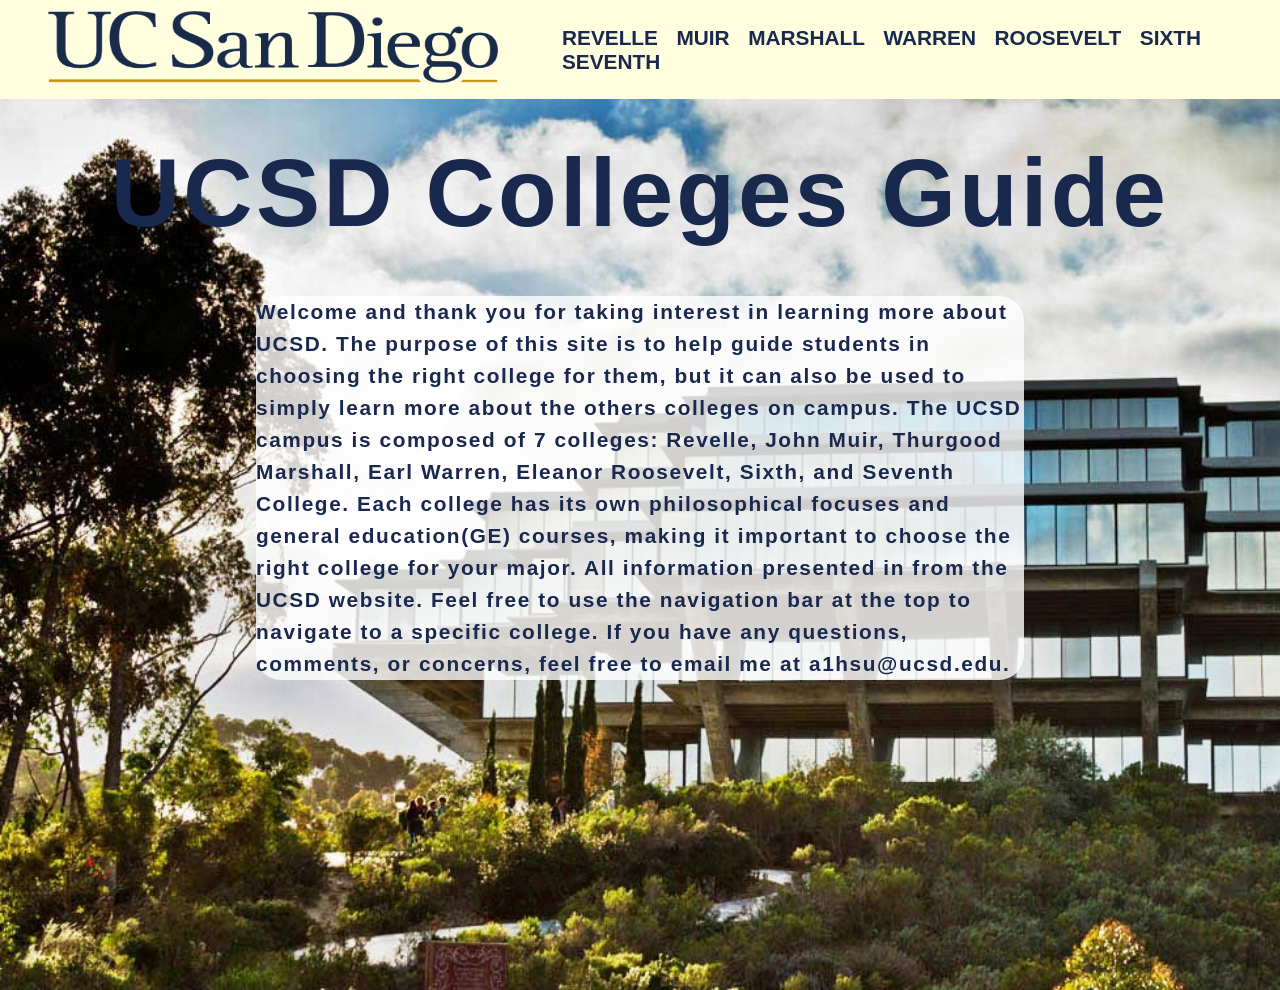
<file: index.html>
<!DOCTYPE html>
<html lang="en">
    <head>
        <meta charset="UTF-8">
        <meta http-equiv="X-UA-Compatible" content="IE=edge">
        <meta name="viewport" content="width=device-width, initial-scale=1.0">
        <title>UCSD Colleges Guide</title>
        <link rel="stylesheet" href="style.css">
        <link rel="stylesheet" href="https://fonts.googleapis.com/icon?family=Material+Icons">
        <script defer src="node_modules/swup/dist/swup.min.js"></script> 
        <script defer src="script.js"></script>
    </head>
    <header>
        <nav>
            <div class="header-nav">
                <a href="/ucsdcolleges.github.io/index.html"><img class="logo" src="images/UCSD_logo.png" alt="image of ucsd logo"></a>
            </div>
            <div class="header-nav">
                <ul id="list">
                    <li><a href="/ucsdcolleges.github.io/revelle.html"> Revelle</a></li>
                    <li><a href="/ucsdcolleges.github.io/muir.html"> Muir</a></li>
                    <li><a href="/ucsdcolleges.github.io/marshall.html"> Marshall</a></li>
                    <li><a href="/ucsdcolleges.github.io/warren.html"> Warren</a></li>
                    <li><a href="/ucsdcolleges.github.io/roosevelt.html"> Roosevelt</a></li>
                    <li><a href="/ucsdcolleges.github.io/sixth.html"> Sixth</a></li>
                    <li><a href="/ucsdcolleges.github.io/seventh.html"> Seventh</a></li>
                </ul>
                <input type="checkbox" id="check" onclick="openMenu()">
                <label for="check" class="checkbtn">
                    <i class="material-icons" style="font-size: 3rem;"> menu</i>
                </label>
            </div>
        </nav>
    </header>
    <body>
        <main id="swup" class="transition-fade">
        <div class="intro">
            <h1> UCSD Colleges Guide</h1>
            <div class="intro-text">
                <p> Welcome and thank you for taking interest in learning more about UCSD. The purpose of this 
                    site is to help guide students in choosing the right college for them, but it can also be used
                    to simply learn more about the others colleges on campus. The UCSD campus is 
                    composed of 7 colleges: Revelle, John Muir, Thurgood Marshall, Earl Warren, Eleanor 
                    Roosevelt, Sixth, and Seventh College. Each college has its own philosophical focuses and
                    general education(GE) courses, making it important to choose the right college for your major.
                    All information presented in from the UCSD website.
                    Feel free to use the navigation bar at the top to navigate to a specific college.
                    If you have any questions, comments, or concerns, feel free to email me at a1hsu@ucsd.edu.
                </p>
            </div>
        </div>
        </main>
    </body>
</html>
</file>
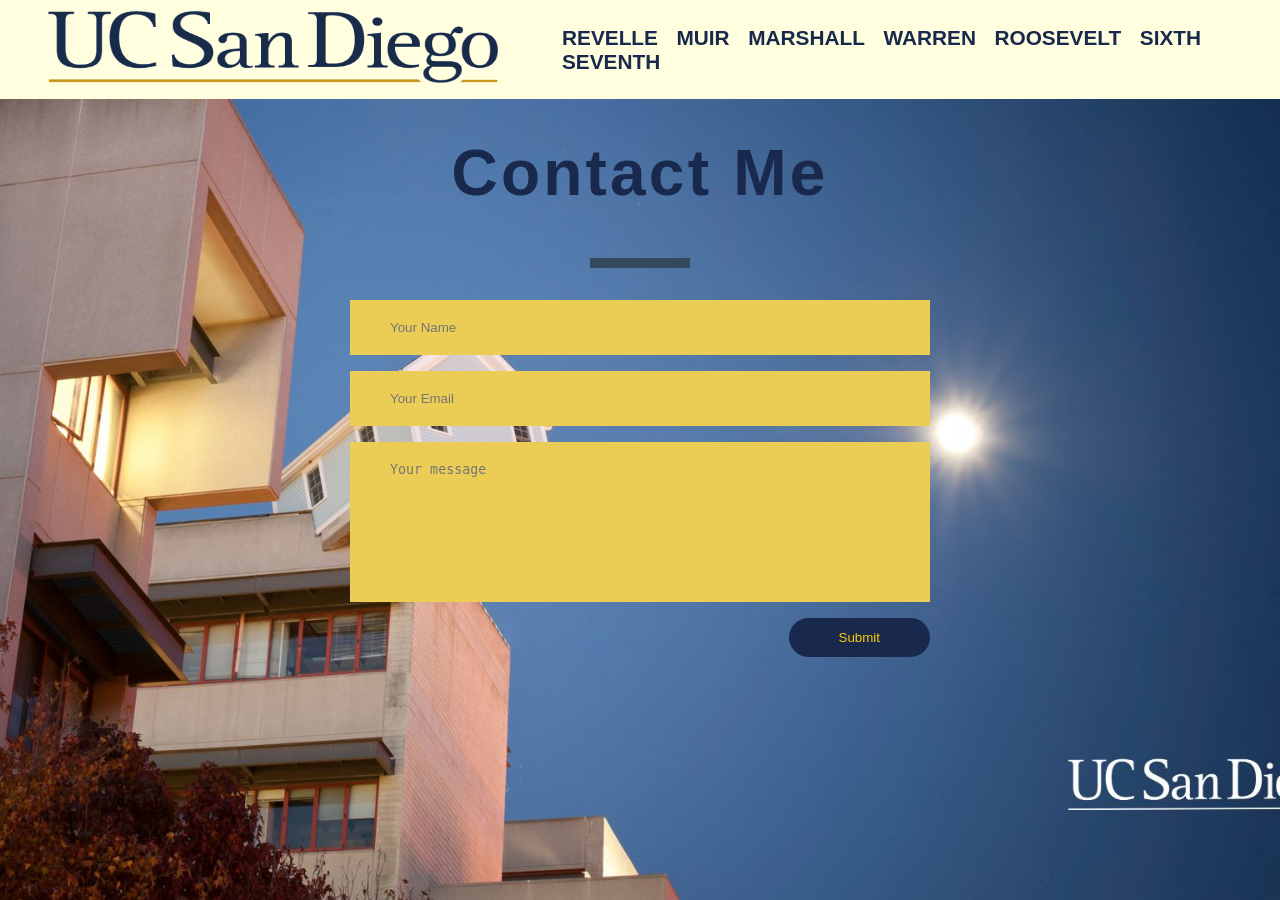
<file: contact.html>
<!DOCTYPE html>
<html lang="en">
    <head>
        <meta charset="UTF-8">
        <meta http-equiv="X-UA-Compatible" content="IE=edge">
        <meta name="viewport" content="width=device-width, initial-scale=1.0">
        <title>Contact</title>
        <link rel="stylesheet" href="style.css">
        <link rel="stylesheet" href="https://fonts.googleapis.com/icon?family=Material+Icons">
        <script defer src="node_modules/swup/dist/swup.min.js"></script> 
        <script defer src="script.js"></script>
    </head>
    <header>
        <nav>
            <div class="header-nav">
                <a href="/ucsdcolleges.github.io/index.html"><img class="logo" src="images/UCSD_logo.png" alt="image of ucsd logo"></a>
            </div>
            <div class="header-nav">
                <ul id="list">
                    <li><a href="/ucsdcolleges.github.io/revelle.html"> Revelle</a></li>
                    <li><a href="/ucsdcolleges.github.io/muir.html"> Muir</a></li>
                    <li><a href="/ucsdcolleges.github.io/marshall.html"> Marshall</a></li>
                    <li><a href="/ucsdcolleges.github.io/warren.html"> Warren</a></li>
                    <li><a href="/ucsdcolleges.github.io/roosevelt.html"> Roosevelt</a></li>
                    <li><a href="/ucsdcolleges.github.io/sixth.html"> Sixth</a></li>
                    <li><a href="/ucsdcolleges.github.io/seventh.html"> Seventh</a></li>
                </ul>
                <input type="checkbox" id="check" onclick="openMenu()">
                <label for="check" class="checkbtn">
                    <i class="material-icons" style="font-size: 3rem;"> menu</i>
                </label>
            </div>
        </nav>
    </header>
    <body>
        <main id="swup" class="transition-fade">
            <div class="contact-section">
                <h1>Contact Me</h1>
                <div class="border"></div>
                <form class="contact-form" action="mail.php" method="post">
                    <input type="text" name="name" class="contact-form-text" placeholder="Your Name">
                    <input type="email" name="email" class="contact-form-text" placeholder="Your Email">
                    <textarea class="contact-form-text" name="message" placeholder="Your message"></textarea>
                    <input type="submit" class="contact-form-btn" value="Submit">
                </form>
            </div>
        </main>
        
    </body>
</html>
</file>
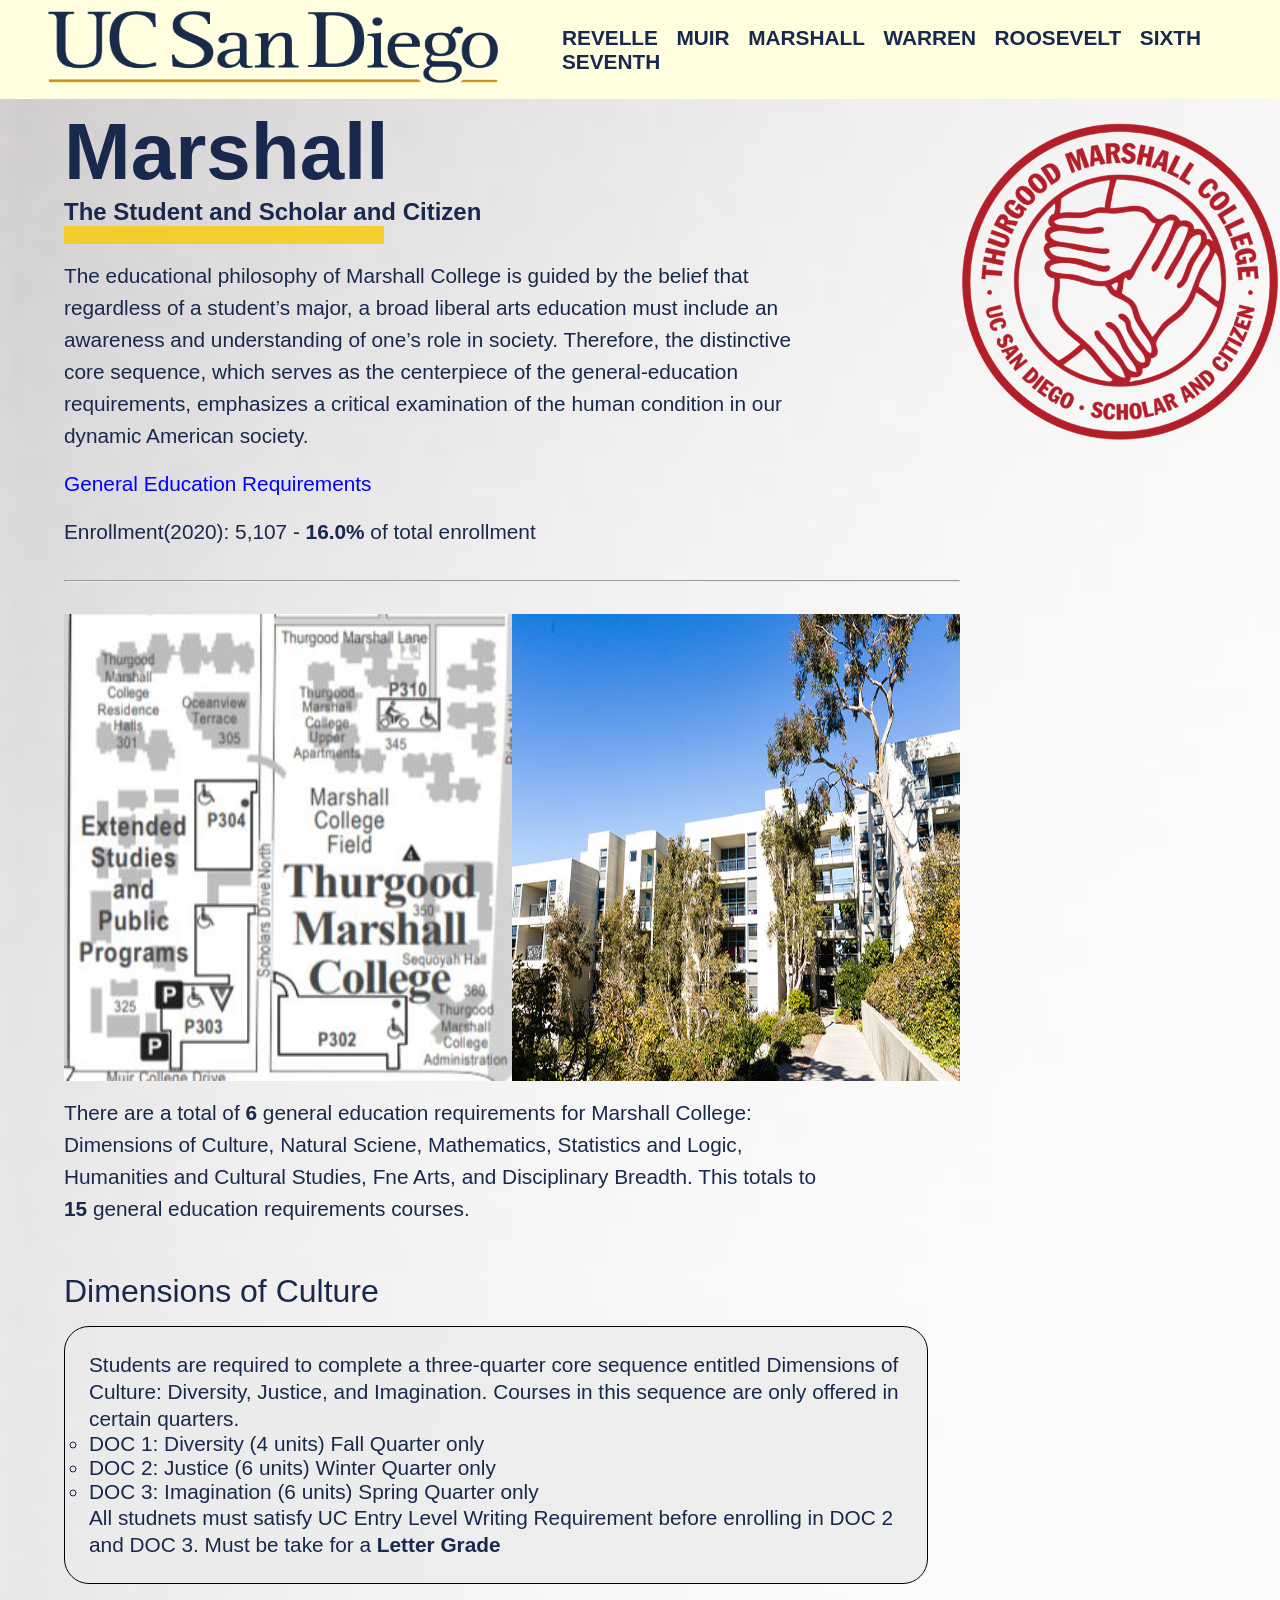
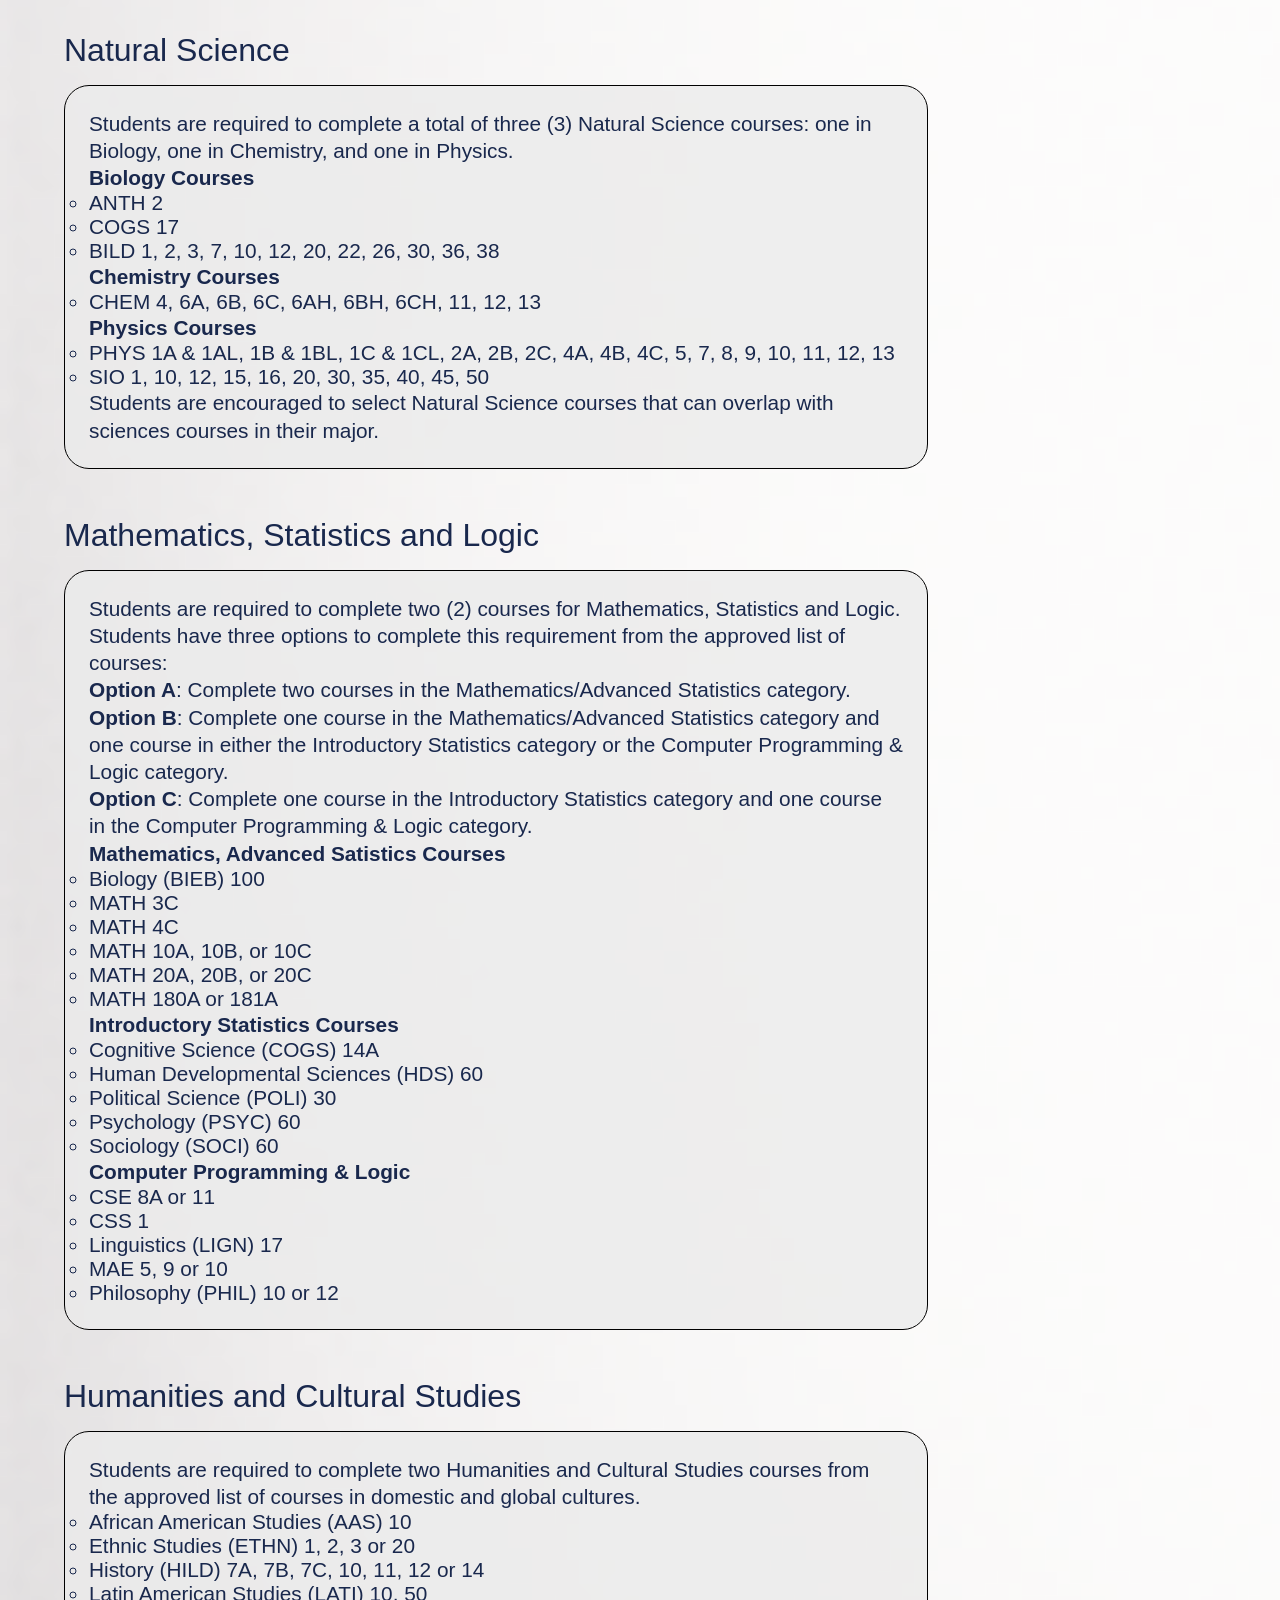
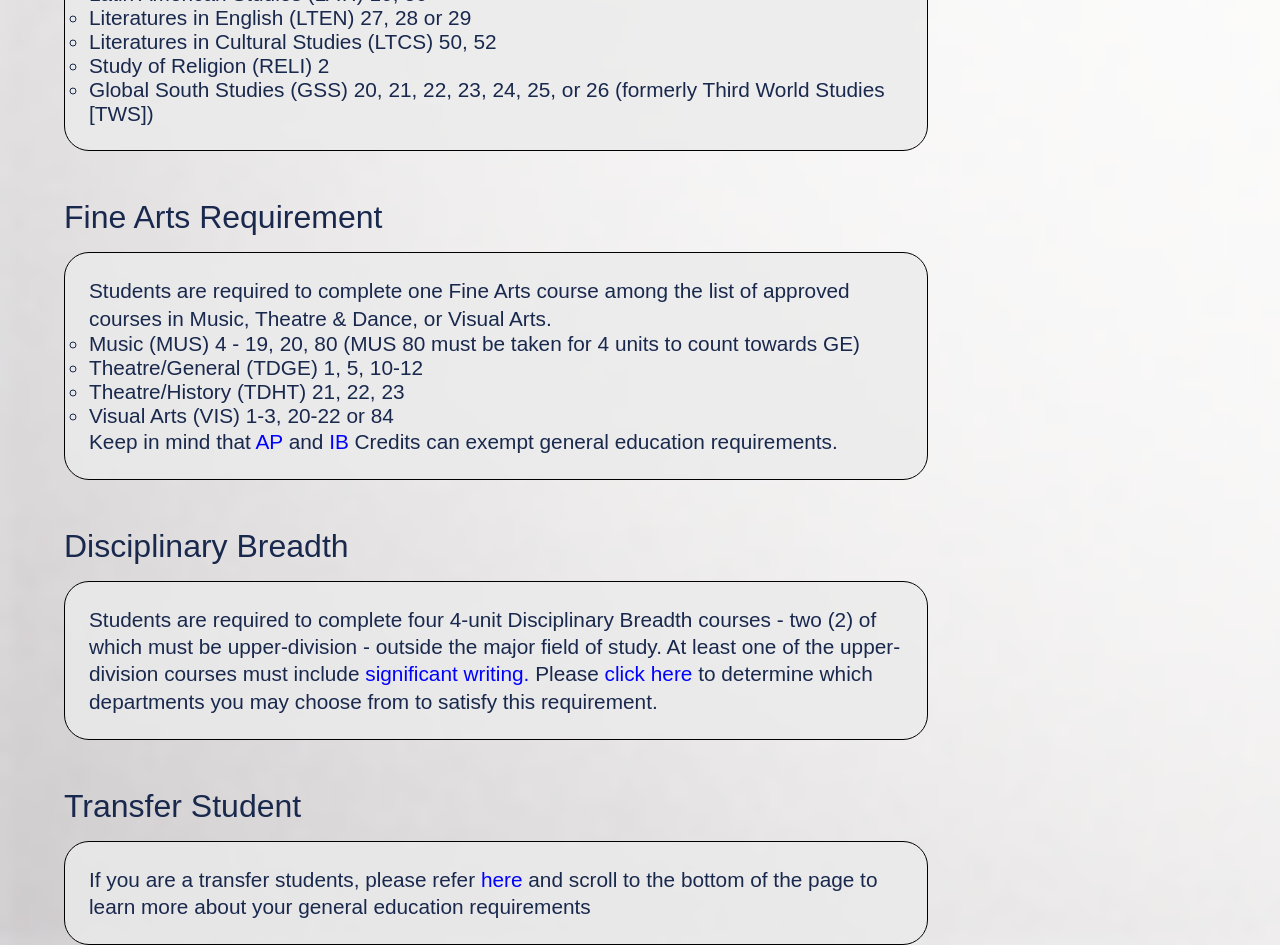
<file: marshall.html>
<!DOCTYPE html>
<html lang="en">
    <head>
        <meta charset="UTF-8">
        <meta http-equiv="X-UA-Compatible" content="IE=edge">
        <meta name="viewport" content="width=device-width, initial-scale=1.0">
        <title>Marshall College</title>
        <link rel="stylesheet" href="style.css">
        <link rel="stylesheet" href="https://fonts.googleapis.com/icon?family=Material+Icons">
        <script defer src="node_modules/swup/dist/swup.min.js"></script> 
        <script defer src="script.js"></script>
    </head>
    <header>
        <nav>
            <div class="header-nav">
                <a href="/ucsdcolleges.github.io/index.html"><img class="logo" src="images/UCSD_logo.png" alt="image of ucsd logo"></a>
            </div>
            <div class="header-nav">
                <ul id="list">
                    <li><a href="/ucsdcolleges.github.io/revelle.html"> Revelle</a></li>
                    <li><a href="/ucsdcolleges.github.io/muir.html"> Muir</a></li>
                    <li><a href="/ucsdcolleges.github.io/marshall.html"> Marshall</a></li>
                    <li><a href="/ucsdcolleges.github.io/warren.html"> Warren</a></li>
                    <li><a href="/ucsdcolleges.github.io/roosevelt.html"> Roosevelt</a></li>
                    <li><a href="/ucsdcolleges.github.io/sixth.html"> Sixth</a></li>
                    <li><a href="/ucsdcolleges.github.io/seventh.html"> Seventh</a></li>
                </ul>
                <input type="checkbox" id="check" onclick="openMenu()">
                <label for="check" class="checkbtn">
                    <i class="material-icons" style="font-size: 3rem;"> menu</i>
                </label>
            </div>
        </nav>
    </header>
    <body>
        <main id="swup" class="transition-fade">
            <div class="college">
                <div id="revelle" class="college-header">
                    <div class="class-top">
                        <span class="college-name">Marshall</span>
                        <span class="moto">The Student and Scholar and Citizen </span>
                        <div class="line"></div>
                        <span class="phil"> The educational philosophy of Marshall College is guided by the belief that regardless of a 
                            student’s major, a broad liberal arts education must include an awareness and understanding of one’s role 
                            in society. Therefore, the distinctive core sequence, which serves as the centerpiece of the general-education 
                            requirements, emphasizes a critical examination of the human condition in our dynamic American society. 
                        </span>
                        <div class="phil"><a href="https://marshall.ucsd.edu/academics/general-education-requirements.html">General Education Requirements</a></div>
                        <div class="phil">Enrollment(2020): 5,107 - <b>16.0%</b> of total enrollment</div>
                        <hr>
                        <div class="college-images">
                            <img class="ci" src="images/marshall-map.JPG">
                            <img class="ci" src="images/marshall-college.jpg">

                        </div>
                        <span class="phil">
                            There are a total of <b>6</b> general education requirements for Marshall College: Dimensions of Culture,
                            Natural Sciene, Mathematics, Statistics and Logic, Humanities and Cultural Studies, Fne Arts, and 
                            Disciplinary Breadth. This totals to <b>15</b> general education requirements courses. 
                        </span>

                        <span class="ge-name">Dimensions of Culture</span>
                        <div class="ge-container">
                            <span class="ge-body">Students are required to complete a three-quarter core sequence entitled Dimensions of Culture: 
                                Diversity, Justice, and Imagination. Courses in this sequence are only offered in certain quarters. 
                            </span>
                            <span class="ge-body"></span>
                            <ul class="ge-courses">
                                <li>DOC 1: Diversity (4 units) Fall Quarter only</li>
                                <li>DOC 2: Justice (6 units) Winter Quarter only</li>
                                <li>DOC 3: Imagination (6 units) Spring Quarter only</li>
                            </ul>
                            <span class="ge-body">All studnets must satisfy UC Entry Level Writing Requirement before enrolling
                                in DOC 2 and DOC 3. Must be take for a <b>Letter Grade</b>
                            </span>
                        </div>

                        <span class="ge-name">Natural Science</span>
                        <div class="ge-container">
                            <span class="ge-body">Students are required to complete a total of three (3) Natural Science courses: 
                                one in Biology, one in Chemistry, and one in Physics.
                            </span>
                            <br>
                            <span class="ge-body"><b>Biology Courses</b></span>
                            <ul class="ge-courses">
                                <li>ANTH 2</li>
                                <li>COGS 17</li>
                                <li>BILD 1, 2, 3, 7, 10, 12, 20, 22, 26, 30, 36, 38</li>
                            </ul>
                            <span class="ge-body"><b>Chemistry Courses</b></span>
                            <ul class="ge-courses">
                                <li>CHEM 4, 6A, 6B, 6C, 6AH, 6BH, 6CH, 11, 12, 13</li>
                            </ul>
                            <span class="ge-body"><b>Physics Courses</b></span>
                            <ul class="ge-courses">
                                <li>PHYS 1A & 1AL, 1B & 1BL, 1C & 1CL, 2A, 2B, 2C, 4A, 4B, 4C, 5, 7, 8, 9, 10, 11, 12, 13</li>
                                <li>SIO 1, 10, 12, 15, 16, 20, 30, 35, 40, 45, 50</li>
                            </ul>
                            <span class="ge-body">Students are encouraged to select Natural Science courses that 
                                can overlap with sciences courses in their major.</span>
                        </div>

                        <span class="ge-name">Mathematics, Statistics and Logic</span>
                        <div class="ge-container">
                            <span class="ge-body"> Students are required to complete two (2) courses for Mathematics, Statistics and Logic. 
                                Students have three options to complete this requirement from the approved list of courses:
                            </span>
                            <br>
                            <span class="ge-body"><b>Option A</b>: Complete two courses in the Mathematics/Advanced Statistics category.
                            </span>  
                            <br>                     
                            <span class="ge-body"><b>Option B</b>: Complete one course in the Mathematics/Advanced Statistics category and one 
                                course in either the Introductory Statistics category or the Computer Programming & Logic category.
                            </span>        
                            <br>               
                            <span class="ge-body"><b>Option C</b>: Complete one course in the Introductory Statistics category and one 
                                course in the Computer Programming & Logic category.
                            </span>
                            <br>
                            <span class="ge-body"><b>Mathematics, Advanced Satistics Courses</b></span>
                            <ul class="ge-courses">
                                <li>Biology (BIEB) 100</li>
                                <li>MATH 3C</li>
                                <li>MATH 4C</li>
                                <li>MATH 10A, 10B, or 10C</li>
                                <li>MATH 20A, 20B, or 20C</li>
                                <li>MATH 180A or 181A</li>
                            </ul>
                            <span class="ge-body"><b>Introductory Statistics Courses</b></span>
                            <ul class="ge-courses">
                                <li>Cognitive Science (COGS) 14A</li>
                                <li>Human Developmental Sciences (HDS) 60</li>
                                <li>Political Science (POLI) 30</li>
                                <li>Psychology (PSYC) 60</li>
                                <li>Sociology (SOCI) 60</li>
                            </ul>
                            <span class="ge-body"><b>Computer Programming & Logic</b></span>
                            <ul class="ge-courses">
                                <li>CSE 8A or 11</li>
                                <li>CSS 1</li>
                                <li>Linguistics (LIGN) 17</li>
                                <li>MAE 5, 9 or 10</li>
                                <li>Philosophy (PHIL) 10 or 12</li>
                            </ul>

                        </div>

                        <span class="ge-name">Humanities and Cultural Studies</span>
                        <div class="ge-container">
                            <span class="ge-body">Students are required to complete two Humanities and Cultural Studies 
                                courses from the approved list of courses in domestic and global cultures.</span>
                            <ul class="ge-courses">
                                <li>African American Studies (AAS) 10</li>
                                <li>Ethnic Studies (ETHN) 1, 2, 3 or 20</li>
                                <li>History (HILD) 7A, 7B, 7C, 10, 11, 12 or 14</li>
                                <li>Latin American Studies (LATI) 10, 50</li>
                                <li>Literatures in English (LTEN) 27, 28 or 29</li>
                                <li>Literatures in Cultural Studies (LTCS) 50, 52</li>
                                <li>Study of Religion (RELI) 2</li>
                                <li>Global South Studies (GSS) 20, 21, 22, 23, 24, 25, or 26 (formerly Third World Studies [TWS])</li>
                            </ul>
                        </div>

                        <span class="ge-name">Fine Arts Requirement</span>
                        <div class="ge-container">
                            <span class="ge-body">Students are required to complete one Fine Arts course among the list of approved 
                                courses in Music, Theatre & Dance, or Visual Arts.</span>
                            <ul class="ge-courses">
                                <li>Music (MUS) 4 - 19, 20, 80 (MUS 80 must be taken for 4 units to count towards GE)</li>
                                <li>Theatre/General (TDGE) 1, 5, 10-12</li>
                                <li>Theatre/History (TDHT) 21, 22, 23</li>
                                <li>Visual Arts (VIS) 1-3, 20-22 or 84</li>
                            </ul>
                            <span class="ge-body">Keep in mind that 
                                <a href="https://catalog.ucsd.edu/_files/advanced-placement-credit-chart.pdf" 
                                target="_blank">AP</a> and 
                                <a href="https://catalog.ucsd.edu/_files/international-baccalaureate-credits-chart.pdf" 
                                target="_blank">IB</a> Credits can exempt general education requirements.
                            </span>
                        </div>


                        <span class="ge-name">Disciplinary Breadth</span>
                        <div class="ge-container">
                            <span class="ge-body">Students are required to complete four 4-unit Disciplinary Breadth courses - 
                                two (2) of which must be upper-division - outside the major field of study. At least one of the 
                                upper-division courses must include <a href="https://marshall.ucsd.edu/_files/academics/sigwriting.pdf">
                                    significant writing.</a></span>
                            <span class="ge-body">Please 
                                <a href="https://marshall.ucsd.edu/academics/general-education-requirements.html#Disciplinary-Breadth-(4-courses">click here</a>
                                to determine which departments you may choose from to satisfy this requirement.</span>
                        </div>
                        <span class="ge-name">Transfer Student</span>
                        <div class="ge-container">
                            <span class="ge-body">If you are a transfer students, please refer 
                                <a href="https://revelle.ucsd.edu/academics/general-education/index.html"> here </a>
                            and scroll to the bottom of the page to learn more about your general education requirements</span>
                        </div>
                    </div>
                    <div class="class-top">
                        <img class="college-logo" src="images/marshall_logo_5401.png" alt="logo of revelle college">
                    </div>
                </div>
            </div>
        </main>
    </body>
</html>
</file>
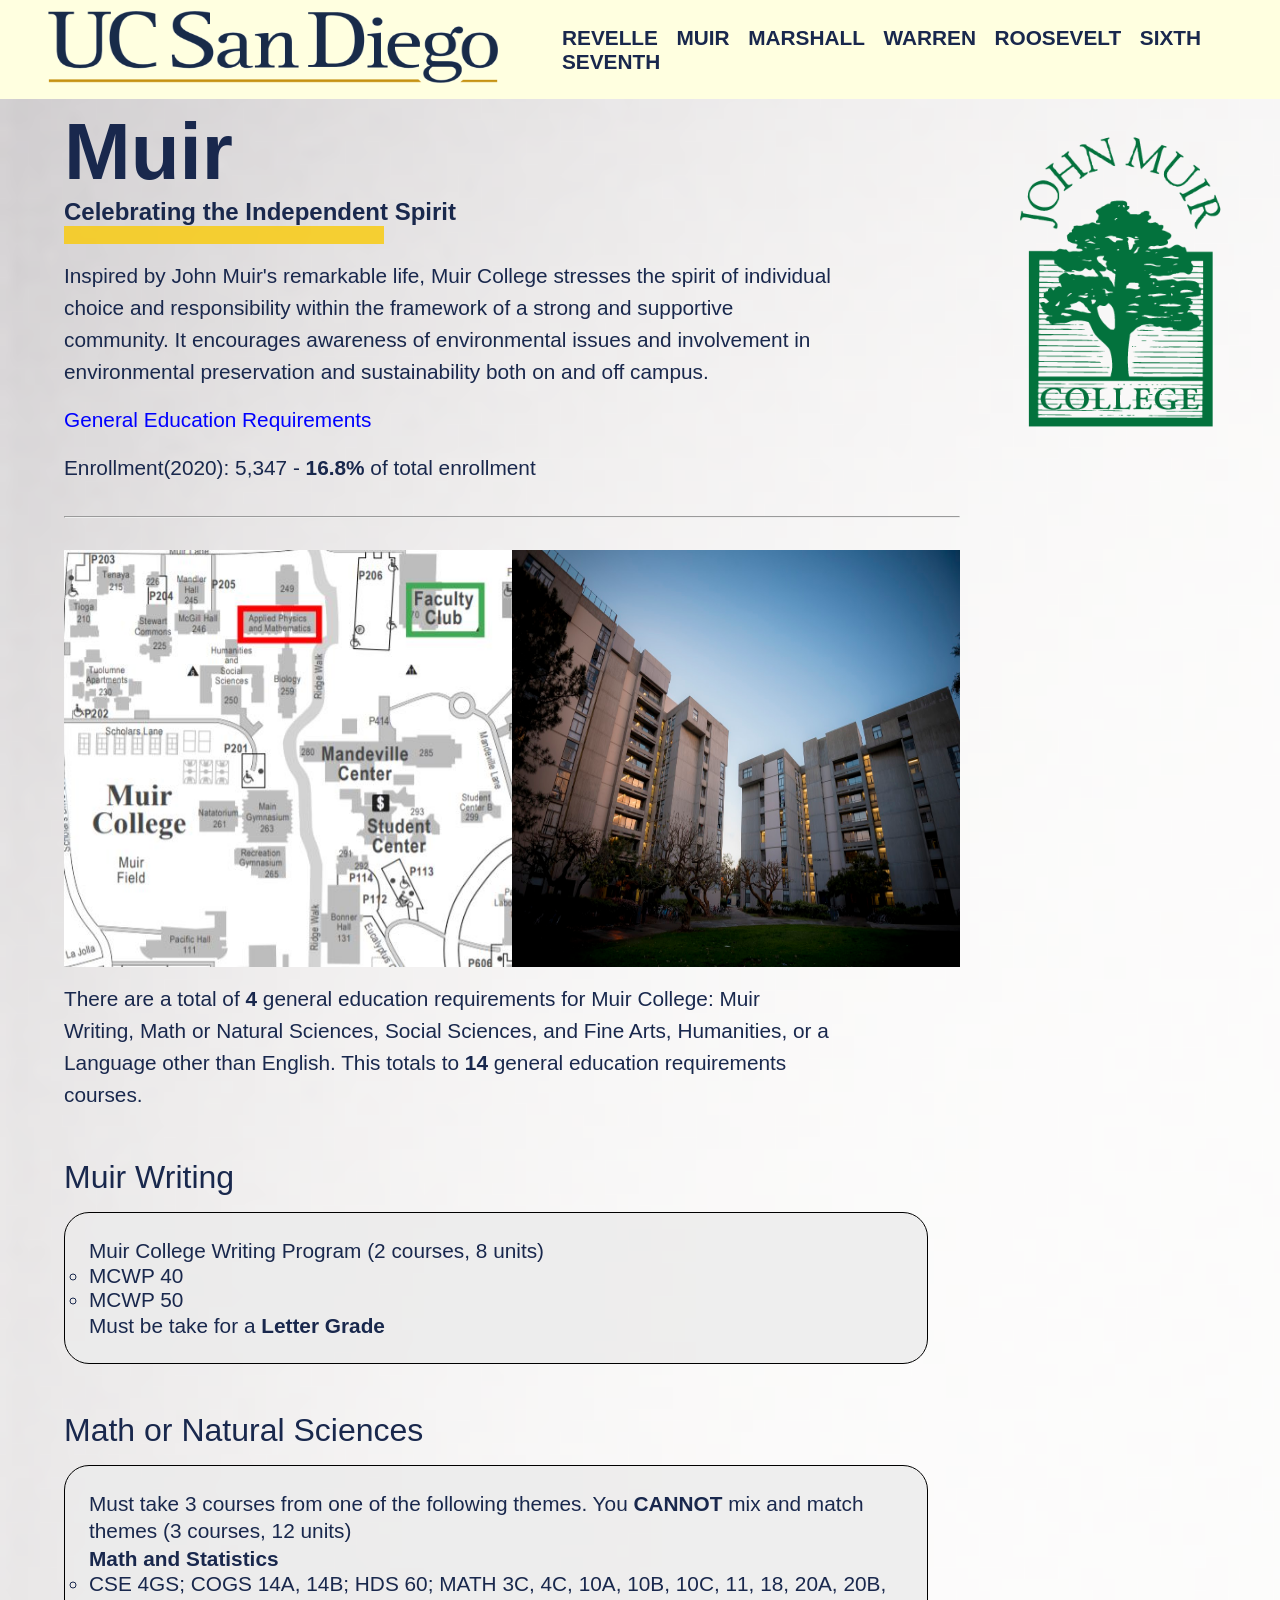
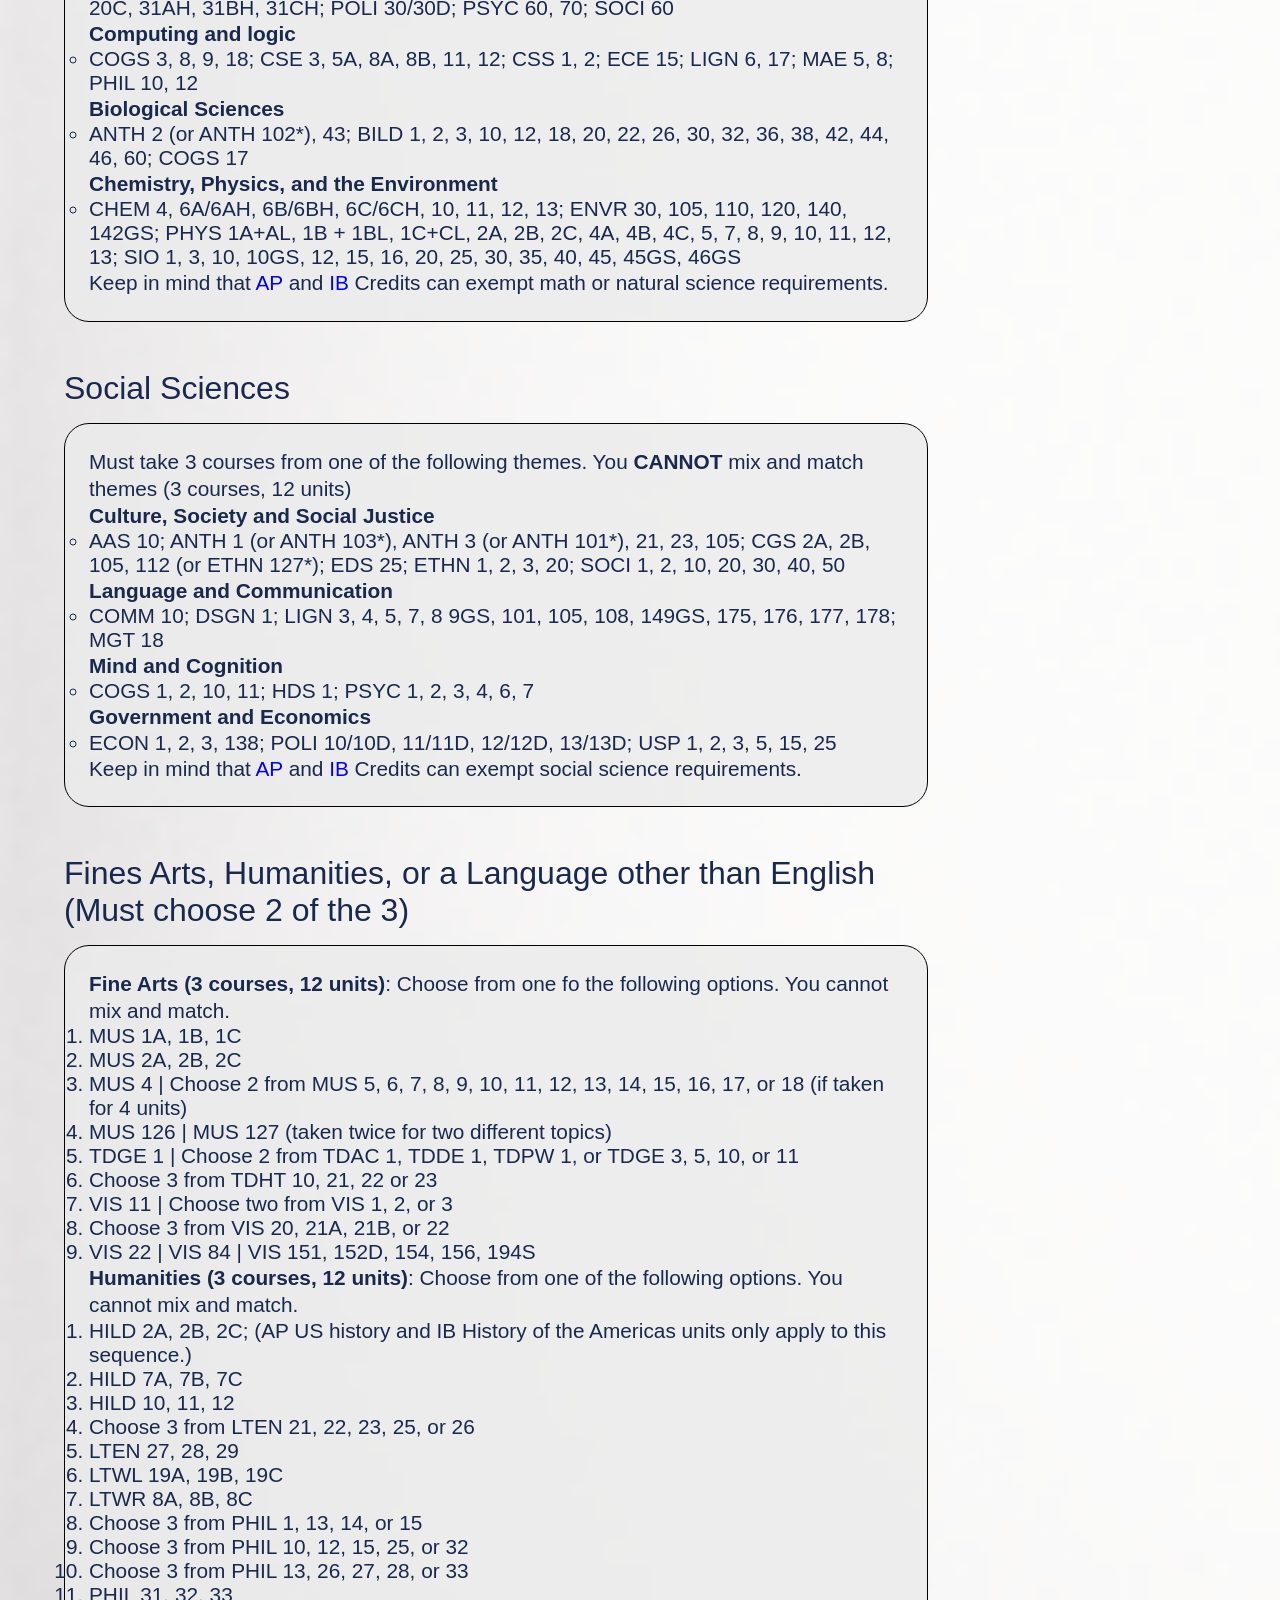
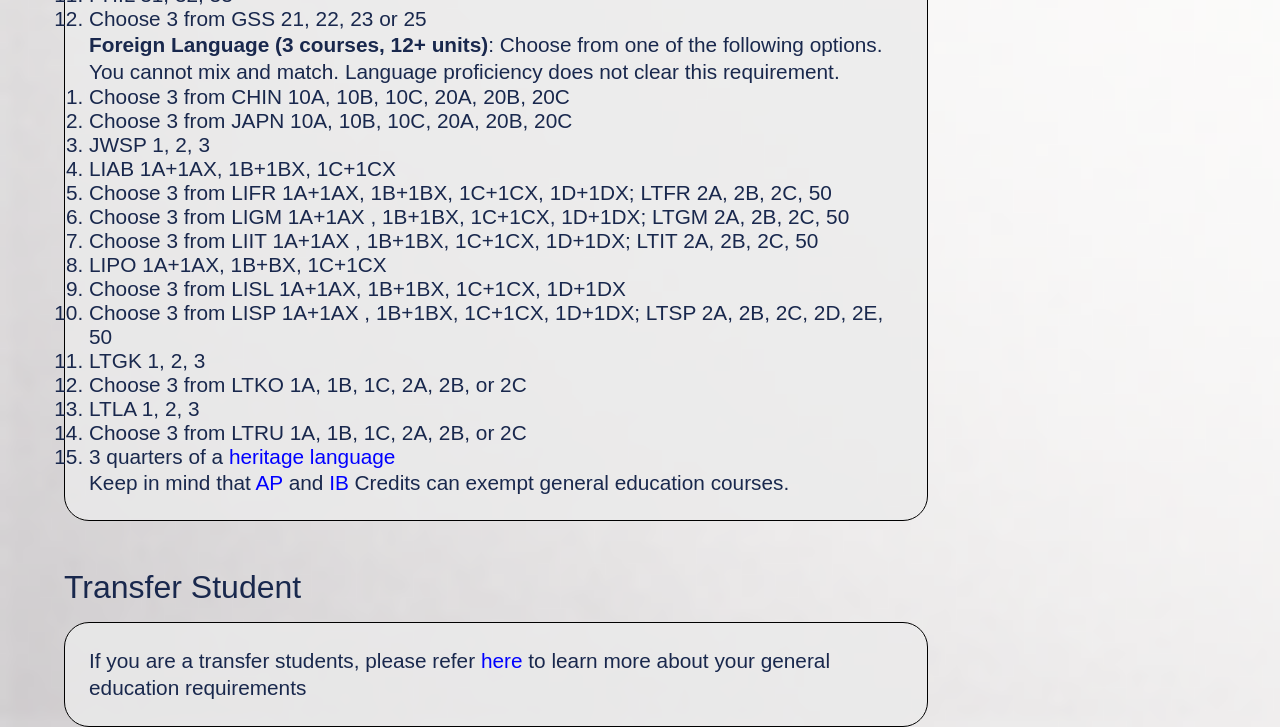
<file: muir.html>
<!DOCTYPE html>
<html lang="en">
    <head>
        <meta charset="UTF-8">
        <meta http-equiv="X-UA-Compatible" content="IE=edge">
        <meta name="viewport" content="width=device-width, initial-scale=1.0">
        <title>Muir College</title>
        <link rel="stylesheet" href="style.css">
        <link rel="stylesheet" href="https://fonts.googleapis.com/icon?family=Material+Icons">
        <script defer src="node_modules/swup/dist/swup.min.js"></script> 
        <script defer src="script.js"></script>
    </head>
    <header>
        <nav>
            <div class="header-nav">
                <a href="/ucsdcolleges.github.io/index.html"><img class="logo" src="images/UCSD_logo.png" alt="image of ucsd logo"></a>
            </div>
            <div class="header-nav">
                <ul id="list">
                    <li><a href="/ucsdcolleges.github.io/revelle.html"> Revelle</a></li>
                    <li><a href="/ucsdcolleges.github.io/muir.html"> Muir</a></li>
                    <li><a href="/ucsdcolleges.github.io/marshall.html"> Marshall</a></li>
                    <li><a href="/ucsdcolleges.github.io/warren.html"> Warren</a></li>
                    <li><a href="/ucsdcolleges.github.io/roosevelt.html"> Roosevelt</a></li>
                    <li><a href="/ucsdcolleges.github.io/sixth.html"> Sixth</a></li>
                    <li><a href="/ucsdcolleges.github.io/seventh.html"> Seventh</a></li>
                </ul>
                <input type="checkbox" id="check" onclick="openMenu()">
                <label for="check" class="checkbtn">
                    <i class="material-icons" style="font-size: 3rem;"> menu</i>
                </label>
            </div>
        </nav>
    </header>
    <body>
        <main id="swup" class="transition-fade">
            <div class="college">
                <div id="muir" class="college-header">
                    <div class="class-top">
                        <span class="college-name">Muir</span>
                        <span class="moto">Celebrating the Independent Spirit</span>
                        <div class="line"></div>
                        <span class="phil"> Inspired by John Muir's remarkable life, Muir College stresses the spirit of 
                            individual choice and responsibility within the framework of a strong and supportive community. 
                            It encourages awareness of environmental issues and involvement in environmental preservation 
                            and sustainability both on and off campus.
                        </span>
                        <div class="phil"><a href="https://muir.ucsd.edu/academics/degree_reqs.html">General Education Requirements</a></div>
                        <div class="phil">Enrollment(2020): 5,347 - <b>16.8%</b> of total enrollment</div>
                        <hr>
                        <div class="college-images">
                            <img class="ci" src="images/Muir-map.JPG">
                            <img class="ci" src="images/muir-image.jpg">

                        </div>
                        <span class="phil">
                            There are a total of <b>4</b> general education requirements for Muir College: Muir Writing,
                            Math or Natural Sciences, Social Sciences, and Fine Arts, Humanities, or a Language other than English. 
                            This totals to <b>14</b> general education requirements courses. 
                        </span>

                        <span class="ge-name">Muir Writing</span>
                        <div class="ge-container">
                            <span class="ge-body">Muir College Writing Program (2 courses, 8 units)
                            </span>
                            <ul class="ge-courses">
                                <li>MCWP 40</li>
                                <li>MCWP 50</li>
                            </ul>
                            <span class="ge-body">Must be take for a <b>Letter Grade</b></span>
                        </div>

                        <span class="ge-name">Math or Natural Sciences</span>
                        <div class="ge-container">
                            <span class="ge-body">Must take 3 courses from one of the following themes. You <b>CANNOT</b> mix and 
                                match themes (3 courses, 12 units)
                            </span>
                            <br>
                            <span class="ge-body"><b>Math and Statistics</b></span>
                            <ul class="ge-courses">
                                <li>CSE 4GS; COGS 14A, 14B; HDS 60; MATH 3C, 4C, 10A, 10B, 10C, 11, 18, 20A, 20B, 20C, 
                                    31AH, 31BH, 31CH; POLI 30/30D; PSYC 60, 70; SOCI 60</li>
                            </ul>
                            <span class="ge-body"><b>Computing and logic</b></span>
                            <ul class="ge-courses">
                                <li>COGS 3, 8, 9, 18; CSE 3, 5A, 8A, 8B, 11, 12; CSS 1, 2; ECE 15; LIGN 6, 
                                    17; MAE 5, 8; PHIL 10, 12</li>
                            </ul>
                            <span class="ge-body"><b>Biological Sciences</b></span>
                            <ul class="ge-courses">
                                <li>ANTH 2 (or ANTH 102*), 43; BILD 1, 2, 3, 10, 12, 18, 20, 22, 26, 
                                    30, 32, 36, 38, 42, 44, 46, 60; COGS 17</li>
                            </ul>
                            <span class="ge-body"><b>Chemistry, Physics, and the Environment</b></span>
                            <ul class="ge-courses">
                                <li>CHEM 4, 6A/6AH, 6B/6BH, 6C/6CH, 10, 11, 12, 13; ENVR 30, 105, 110, 120, 140, 142GS; 
                                    PHYS 1A+AL, 1B + 1BL, 1C+CL, 2A, 2B, 2C, 4A, 4B, 4C, 5, 7, 8, 9, 10, 11, 12, 13; SIO 1, 3,  
                                    10, 10GS, 12, 15, 16, 20, 25, 30, 35, 40, 45, 45GS, 46GS</li>
                            </ul>
                            <span class="ge-body">Keep in mind that 
                                <a href="https://catalog.ucsd.edu/_files/advanced-placement-credit-chart.pdf" 
                                target="_blank">AP</a> and 
                                <a href="https://catalog.ucsd.edu/_files/international-baccalaureate-credits-chart.pdf" 
                                target="_blank">IB</a> Credits can exempt math or natural 
                                science requirements.
                            </span>
                        </div>

                        <span class="ge-name">Social Sciences</span>
                        <div class="ge-container">
                            <span class="ge-body">Must take 3 courses from one of the following themes. You <b>CANNOT</b> mix and match 
                                themes (3 courses, 12 units)
                            </span>
                            <br>
                            <span class="ge-body"><b>Culture, Society and Social Justice</b></span>
                            <ul class="ge-courses">
                                <li>AAS 10; ANTH 1 (or ANTH 103*), ANTH 3 (or ANTH 101*), 21, 23, 105; CGS 2A, 2B, 105, 112 (or ETHN 127*); 
                                    EDS 25; ETHN 1, 2, 3, 20; SOCI 1, 2, 10, 20, 30, 40, 50</li>
                            </ul>                       
                            <span class="ge-body"><b>Language and Communication</b></span>
                            <ul class="ge-courses">
                                <li>COMM 10; DSGN 1; LIGN 3, 4, 5, 7, 8 9GS, 101, 105, 108, 149GS, 175, 176, 177, 178; MGT 18</li>
                            </ul>                       
                            <span class="ge-body"><b>Mind and Cognition</b></span>
                            <ul class="ge-courses">
                                <li>COGS 1, 2, 10, 11; HDS 1; PSYC 1, 2, 3, 4, 6, 7</li>
                            </ul>                       
                            <span class="ge-body"><b>Government and Economics</b></span>
                            <ul class="ge-courses">
                                <li>ECON 1, 2, 3, 138; POLI 10/10D, 11/11D, 12/12D, 13/13D; USP 1, 2, 3, 5, 15, 25</li>
                            </ul>
                            <span class="ge-body">Keep in mind that 
                                <a href="https://catalog.ucsd.edu/_files/advanced-placement-credit-chart.pdf" 
                                target="_blank">AP</a> and 
                                <a href="https://catalog.ucsd.edu/_files/international-baccalaureate-credits-chart.pdf" 
                                target="_blank">IB</a> Credits can exempt social 
                                science requirements.
                            </span>
                        </div>

                        <span class="ge-name">Fines Arts, Humanities, or a Language other than English (Must choose 2 of the 3)</span>
                        <div class="ge-container">
                            <span class="ge-body"><b>Fine Arts (3 courses, 12 units)</b>: Choose from one fo the following options. 
                                You cannot mix and match.
                            </span>
                            <ol class="ge-courses">
                                <li>MUS 1A, 1B, 1C</li>
                                <li>MUS 2A, 2B, 2C</li>
                                <li>MUS 4 | Choose 2 from MUS 5, 6, 7, 8, 9, 10, 11, 12, 13, 14, 15, 16, 17, or 18 (if taken for 4 units)</li>
                                <li>MUS 126 | MUS 127 (taken twice for two different topics)</li>
                                <li>TDGE 1 | Choose 2 from TDAC 1, TDDE 1, TDPW 1, or TDGE 3, 5, 10, or 11</li>
                                <li>Choose 3 from TDHT 10, 21, 22 or 23</li>
                                <li>VIS 11 | Choose two from VIS 1, 2, or 3</li>
                                <li>Choose 3 from VIS 20, 21A, 21B, or 22</li>
                                <li>VIS 22 | VIS 84 | VIS 151, 152D, 154, 156, 194S</li>
                            </ol>
                            <span class="ge-body"><b>Humanities (3 courses, 12 units)</b>: Choose from one of the following options. 
                                You cannot mix and match.</span>
                            <ol class="ge-courses">
                                <li>HILD 2A, 2B, 2C; (AP US history and IB History of the Americas units only apply to this sequence.)</li>
                                <li>HILD 7A, 7B, 7C</li>
                                <li>HILD 10, 11, 12</li>
                                <li>Choose 3 from LTEN 21, 22, 23, 25, or 26</li>
                                <li>LTEN 27, 28, 29</li>
                                <li>LTWL 19A, 19B, 19C</li>
                                <li>LTWR 8A, 8B, 8C</li>
                                <li>Choose 3 from PHIL 1, 13, 14, or 15</li>
                                <li>Choose 3 from PHIL 10, 12, 15, 25, or 32</li>
                                <li>Choose 3 from PHIL 13, 26, 27, 28, or 33</li>
                                <li>PHIL 31, 32, 33</li>
                                <li>Choose 3 from GSS 21, 22, 23 or 25</li>
                            </ol>

                            <span class="ge-body"><b>Foreign Language (3 courses, 12+ units)</b>: Choose from one of the following options. 
                                You cannot mix and match. Language proficiency does not clear this requirement.</span>

                            <ol class="ge-courses">
                                <li>Choose 3 from CHIN 10A, 10B, 10C, 20A, 20B, 20C</li>
                                <li>Choose 3 from JAPN 10A, 10B, 10C, 20A, 20B, 20C</li>
                                <li>JWSP 1, 2, 3</li>
                                <li>LIAB 1A+1AX, 1B+1BX, 1C+1CX</li>
                                <li>Choose 3 from LIFR 1A+1AX, 1B+1BX, 1C+1CX, 1D+1DX; LTFR 2A, 2B, 2C, 50</li>
                                <li>Choose 3 from LIGM 1A+1AX , 1B+1BX, 1C+1CX, 1D+1DX; LTGM 2A, 2B, 2C, 50</li>
                                <li>Choose 3 from LIIT 1A+1AX , 1B+1BX, 1C+1CX, 1D+1DX; LTIT 2A, 2B, 2C, 50</li>
                                <li>LIPO 1A+1AX, 1B+BX, 1C+1CX</li>
                                <li>Choose 3 from LISL 1A+1AX, 1B+1BX, 1C+1CX, 1D+1DX</li>
                                <li>Choose 3 from LISP 1A+1AX , 1B+1BX, 1C+1CX, 1D+1DX; LTSP 2A, 2B, 2C, 2D, 2E, 50</li>
                                <li>LTGK 1, 2, 3</li>
                                <li>Choose 3 from LTKO 1A, 1B, 1C, 2A, 2B, or 2C</li>
                                <li>LTLA 1, 2, 3</li>
                                <li>Choose 3 from LTRU 1A, 1B, 1C, 2A, 2B, or 2C</li>
                                <li>3 quarters of a <a href="https://llp.ucsd.edu/hlp/index.html">heritage language</a></li>
                            </ol>
                            <span class="ge-body">Keep in mind that 
                                <a href="https://catalog.ucsd.edu/_files/advanced-placement-credit-chart.pdf" 
                                target="_blank">AP</a> and 
                                <a href="https://catalog.ucsd.edu/_files/international-baccalaureate-credits-chart.pdf" 
                                target="_blank">IB</a> Credits can exempt general education courses.
                            </span>

                        </div>
                        <span class="ge-name">Transfer Student</span>
                        <div class="ge-container">
                            <span class="ge-body">If you are a transfer students, please refer 
                                <a href="https://muir.ucsd.edu/academics/degree_reqs.html#If-you-have-IGETC"> here </a>
                            to learn more about your general education requirements</span>
                        </div>
                    </div>
                    <div class="class-top">
                        <img class="college-logo" src="images/logoMuir.png" alt="logo of muir college">
                    </div>
                </div>
            </div>
        </main>
    </body>
</html>
</file>
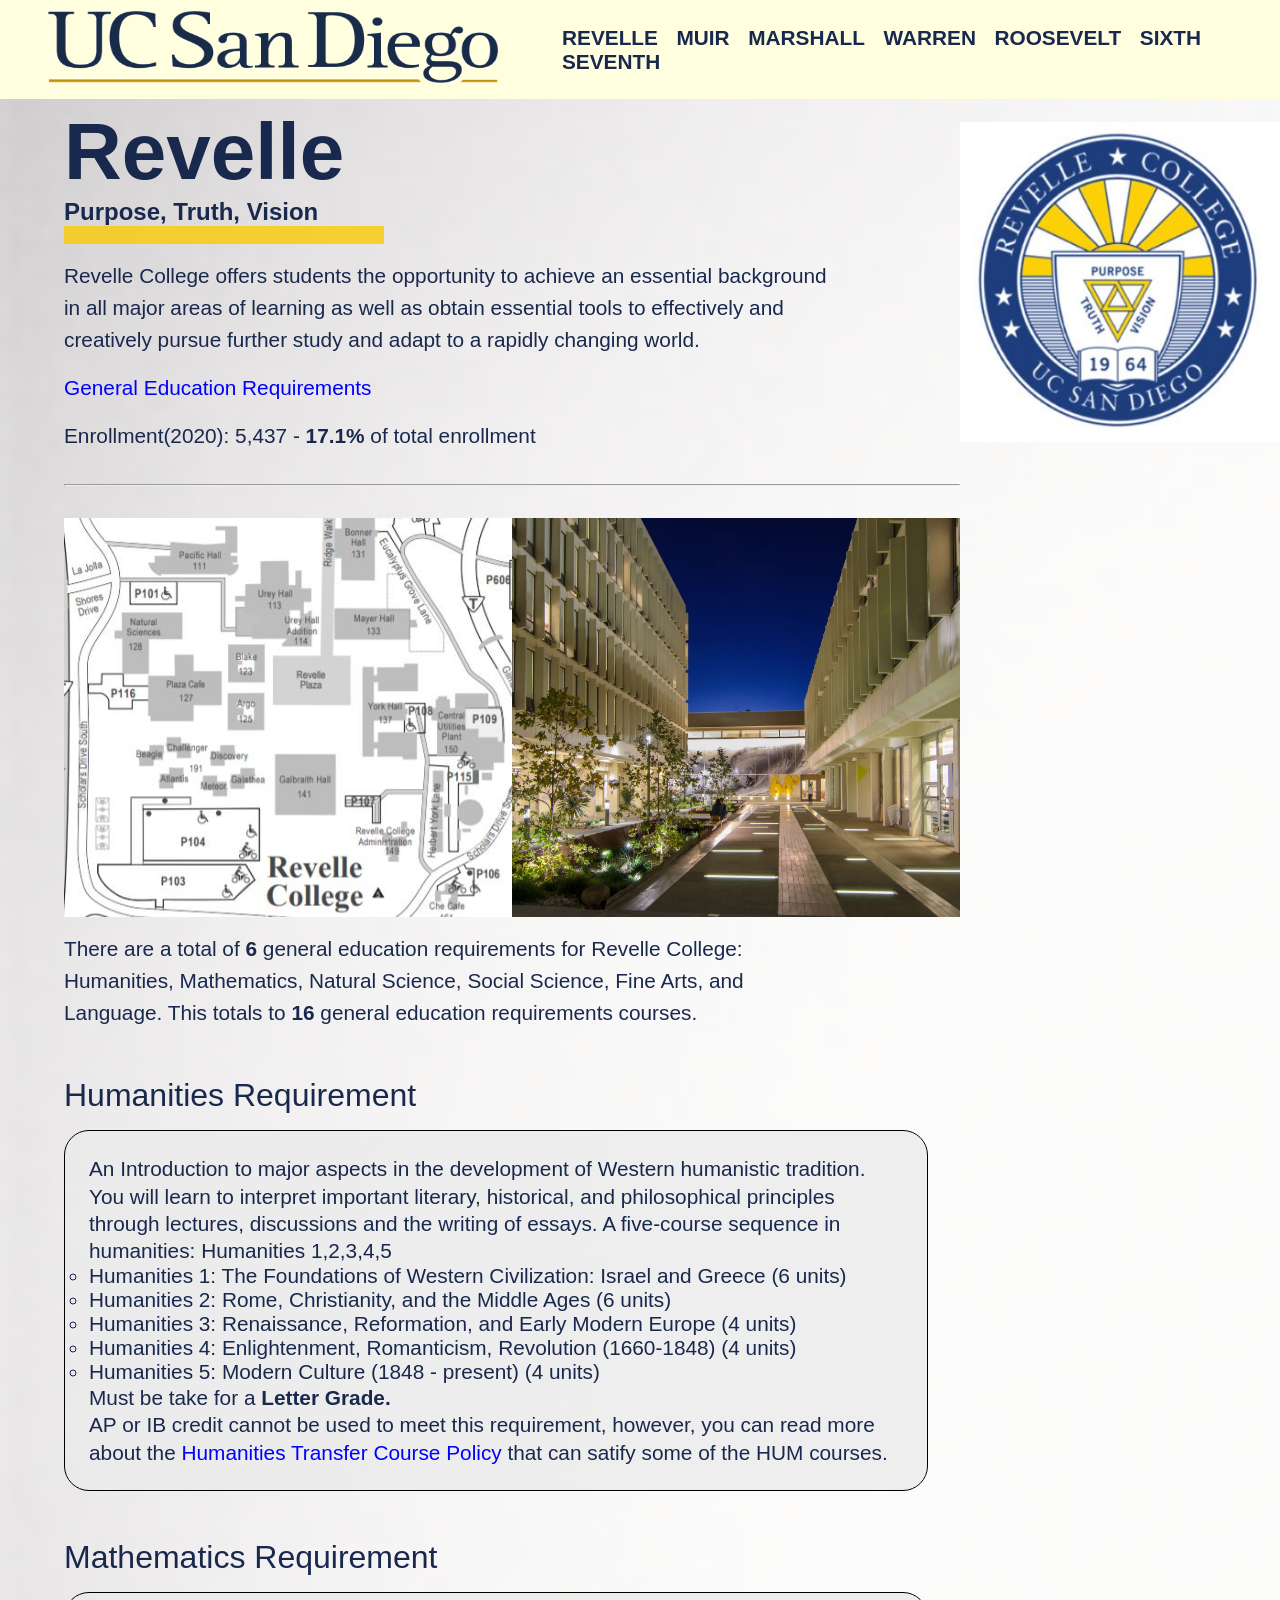
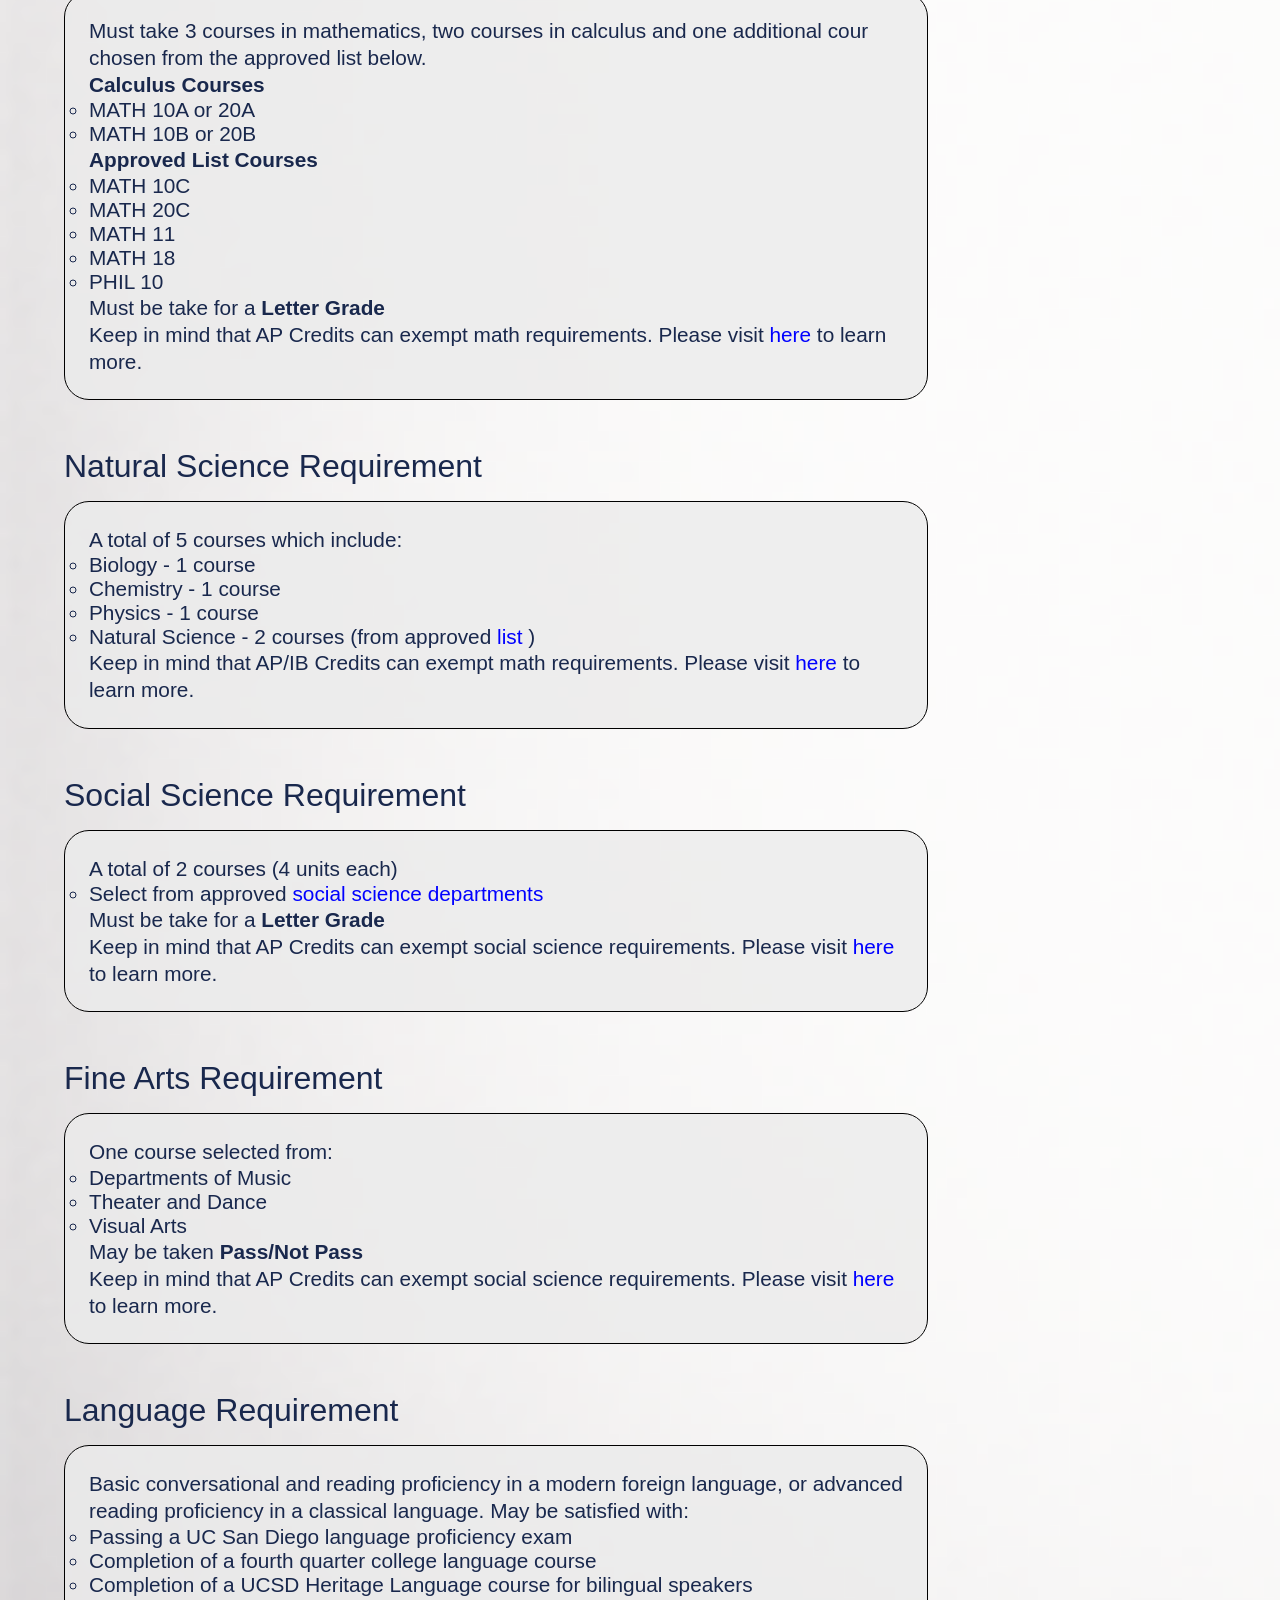
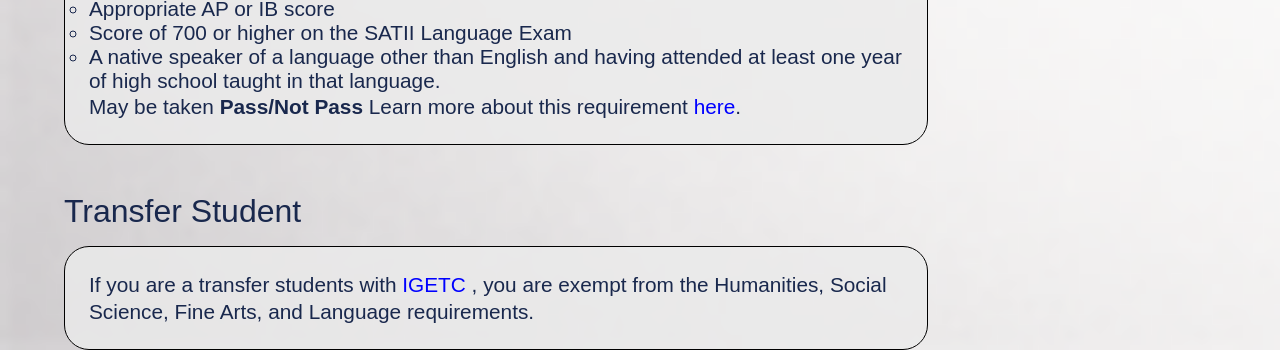
<file: revelle.html>
<!DOCTYPE html>
<html lang="en">
    <head>
        <meta charset="UTF-8">
        <meta http-equiv="X-UA-Compatible" content="IE=edge">
        <meta name="viewport" content="width=device-width, initial-scale=1.0">
        <title>Revelle College</title>
        <link rel="stylesheet" href="style.css">
        <link rel="stylesheet" href="https://fonts.googleapis.com/icon?family=Material+Icons">
        <script defer src="node_modules/swup/dist/swup.min.js"></script> 
        <script defer src="script.js"></script>
    </head>
    <header>
        <nav>
            <div class="header-nav">
                <a href="/ucsdcolleges.github.io/index.html"><img class="logo" src="images/UCSD_logo.png" alt="image of ucsd logo"></a>
            </div>
            <div class="header-nav">
                <ul id="list">
                    <li><a href="/ucsdcolleges.github.io/revelle.html"> Revelle</a></li>
                    <li><a href="/ucsdcolleges.github.io/muir.html"> Muir</a></li>
                    <li><a href="/ucsdcolleges.github.io/marshall.html"> Marshall</a></li>
                    <li><a href="/ucsdcolleges.github.io/warren.html"> Warren</a></li>
                    <li><a href="/ucsdcolleges.github.io/roosevelt.html"> Roosevelt</a></li>
                    <li><a href="/ucsdcolleges.github.io/sixth.html"> Sixth</a></li>
                    <li><a href="/ucsdcolleges.github.io/seventh.html"> Seventh</a></li>
                </ul>
                <input type="checkbox" id="check" onclick="openMenu()">
                <label for="check" class="checkbtn">
                    <i class="material-icons" style="font-size: 3rem;"> menu</i>
                </label>
            </div>
        </nav>
    </header>
    <body>
        <main id="swup" class="transition-fade">
            <div class="college">
                <div id="revelle" class="college-header">
                    <div class="class-top">
                        <span class="college-name">Revelle</span>
                        <span class="moto">Purpose, Truth, Vision </span>
                        <div class="line"></div>
                        <span class="phil"> Revelle College offers students the opportunity to achieve an essential 
                            background in all major areas of learning as well as obtain essential tools to effectively 
                            and creatively pursue further study and adapt to a rapidly changing world.
                        </span>
                        <div class="phil"><a href="https://revelle.ucsd.edu/academics/general-education/index.html">General Education Requirements</a></div>
                        <div class="phil">Enrollment(2020): 5,437 - <b>17.1%</b> of total enrollment</div>
                        <hr>
                        <div class="college-images">
                            <img class="ci" src="images/revelle-map.JPG">
                            <img class="ci" src="images/revelle.jpg">
                        </div>
                        <span class="phil">
                            There are a total of <b>6</b> general education requirements for Revelle College: Humanities,
                            Mathematics, Natural Science, Social Science, Fine Arts, and Language.  
                            This totals to <b>16</b> general education requirements courses.
                        </span>

                        <span class="ge-name">Humanities Requirement</span>
                        <div class="ge-container">
                            <span class="ge-body">An Introduction to major aspects in the development of Western humanistic tradition.
                                You will learn to interpret important literary, historical, and philosophical principles through lectures,
                                discussions and the writing of essays.
                            </span>
                            <span class="ge-body">A five-course sequence in humanities: Humanities 1,2,3,4,5</span>
                            <ul class="ge-courses">
                                <li>Humanities 1: The Foundations of Western Civilization: Israel and Greece (6 units)</li>
                                <li>Humanities 2: Rome, Christianity, and the Middle Ages (6 units)</li>
                                <li>Humanities 3: Renaissance, Reformation, and Early Modern Europe (4 units)</li>
                                <li>Humanities 4: Enlightenment, Romanticism, Revolution (1660-1848) (4 units)</li>
                                <li>Humanities 5: Modern Culture (1848 - present) (4 units) </li>
                            </ul>
                            <span class="ge-body">Must be take for a <b>Letter Grade.</b></span>
                            <br>
                            <span class="ge-body">AP or IB credit cannot be used to meet this requirement, however, you can read
                                more about the <a href="https://revelle.ucsd.edu/humanities/transfer-course-policy/index.html"
                                target="_blank"> Humanities Transfer Course Policy </a> that can satify some of the HUM courses.
                            </span>
                        </div>

                        <span class="ge-name">Mathematics Requirement</span>
                        <div class="ge-container">
                            <span class="ge-body">Must take 3 courses in mathematics, two courses in calculus and one additional 
                                cour chosen from the approved list below.
                            </span>
                            <br>
                            <span class="ge-body"><b>Calculus Courses</b></span>
                            <ul class="ge-courses">
                                <li>MATH 10A or 20A</li>
                                <li>MATH 10B or 20B</li>
                            </ul>
                            <span class="ge-body"><b>Approved List Courses</b></span>
                            <ul class="ge-courses">
                                <li>MATH 10C</li>
                                <li>MATH 20C</li>
                                <li>MATH 11</li>
                                <li>MATH 18</li>
                                <li>PHIL 10</li>
                            </ul>
                            <span class="ge-body">Must be take for a <b>Letter Grade</b></span>
                            <br>
                            <span class="ge-body">Keep in mind that AP Credits can exempt math requirements. Please visit
                                <a href="https://revelle.ucsd.edu/_files/academics/ap.pdf" target="_blank">here</a> to learn more.
                            </span>
                        </div>

                        <span class="ge-name">Natural Science Requirement</span>
                        <div class="ge-container">
                            <span class="ge-body">A total of 5 courses which include:
                            </span>
                            <ul class="ge-courses">
                                <li>Biology - 1 course</li>
                                <li>Chemistry - 1 course</li>
                                <li>Physics - 1 course</li>
                                <li>Natural Science - 2 courses (from approved 
                                <a href="https://revelle.ucsd.edu/academics/general-education/nat-science.html#Approved-Courses">list</a>
                                )</li>
                            </ul>
                            <span class="ge-body">Keep in mind that AP/IB Credits can exempt math requirements. Please visit
                                <a href="https://revelle.ucsd.edu/academics/general-education/nat-science.html#AB/IB-Tests" target="_blank">here</a> to learn more.
                            </span>
                        </div>

                        <span class="ge-name">Social Science Requirement</span>
                        <div class="ge-container">
                            <span class="ge-body">A total of 2 courses (4 units each)</span>
                            <ul class="ge-courses">
                                <li>Select from approved 
                                    <a href="https://revelle.ucsd.edu/academics/general-education/soc-science.html#Approved-Social-Science-Departm">
                                    social science departments</a></b>
                                </li>
                            </ul>
                            <span class="ge-body">Must be take for a <b>Letter Grade</b></span>
                            <br>
                            <span class="ge-body">Keep in mind that AP Credits can exempt social science requirements. Please visit
                                <a href="https://revelle.ucsd.edu/academics/general-education/soc-science.html#AP-and-IB-Credit" target="_blank">here</a> to learn more.
                            </span>
                        </div>

                        <span class="ge-name">Fine Arts Requirement</span>
                        <div class="ge-container">
                            <span class="ge-body">One course selected from:</span>
                            <ul class="ge-courses">
                                <li>Departments of Music</li>
                                <li>Theater and Dance</li>
                                <li>Visual Arts</li>
                            </ul>
                            <span class="ge-body">May be taken <b>Pass/Not Pass</b></span>
                            <br>
                            <span class="ge-body">Keep in mind that AP Credits can exempt social science requirements. Please visit
                                <a href="https://revelle.ucsd.edu/_files/academics/ap.pdf" target="_blank">here</a> to learn more.
                            </span>
                        </div>


                        <span class="ge-name">Language Requirement</span>
                        <div class="ge-container">
                            <span class="ge-body">Basic conversational and reading proficiency in a modern foreign language, or 
                                advanced reading proficiency in a classical language.</span>
                            <span class="ge-body">May be satisfied with:</span>
                            <ul class="ge-courses">
                                <li>Passing a UC San Diego language proficiency exam</li>
                                <li>Completion of a fourth quarter college language course</li>
                                <li>Completion of a UCSD Heritage Language course for bilingual speakers</li>
                                <li>Appropriate AP or IB score</li>
                                <li>Score of 700 or higher on the SATII Language Exam</li>
                                <li>A native speaker of a language other than English and having attended at least one year of 
                                    high school taught in that language.</li>
                            </ul>
                            <span class="ge-body">May be taken <b>Pass/Not Pass</b></span>
                            <span class="ge-body">Learn more about this requirement
                                <a href="https://revelle.ucsd.edu/academics/general-education/language.html#Proficiency-Exams" target="_blank">here</a>.
                            </span>
                        </div>
                        <span class="ge-name">Transfer Student</span>
                        <div class="ge-container">
                            <span class="ge-body">If you are a transfer students with 
                                <a href="https://revelle.ucsd.edu/academics/new-students/igetc.html"> IGETC </a>
                            , you are exempt from the Humanities, Social Science, Fine Arts, and Language requirements.</span>
                        </div>
                    </div>
                    <div class="class-top">
                        <img class="college-logo" src="images/revelle-logo.JPG" alt="logo of revelle college">
                    </div>
                </div>
            </div>
        </main>
    </body>
</html>
</file>
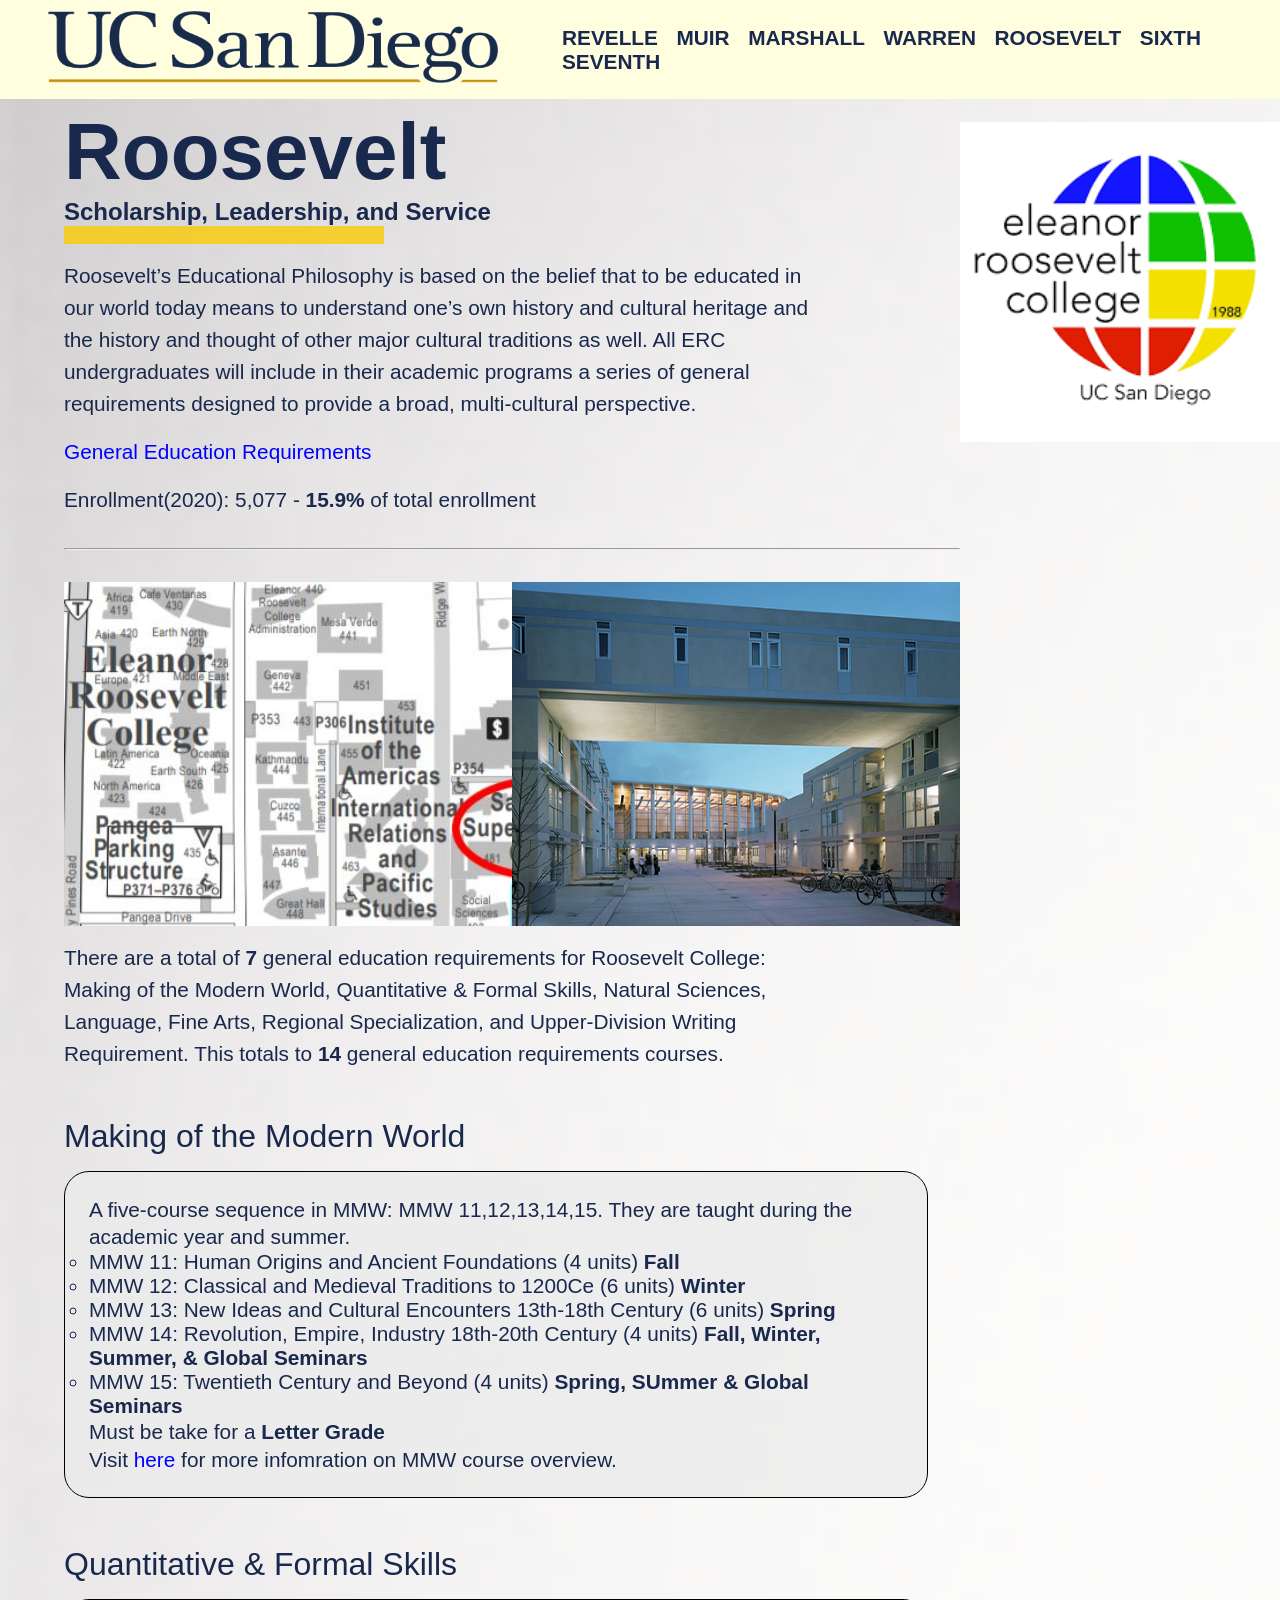
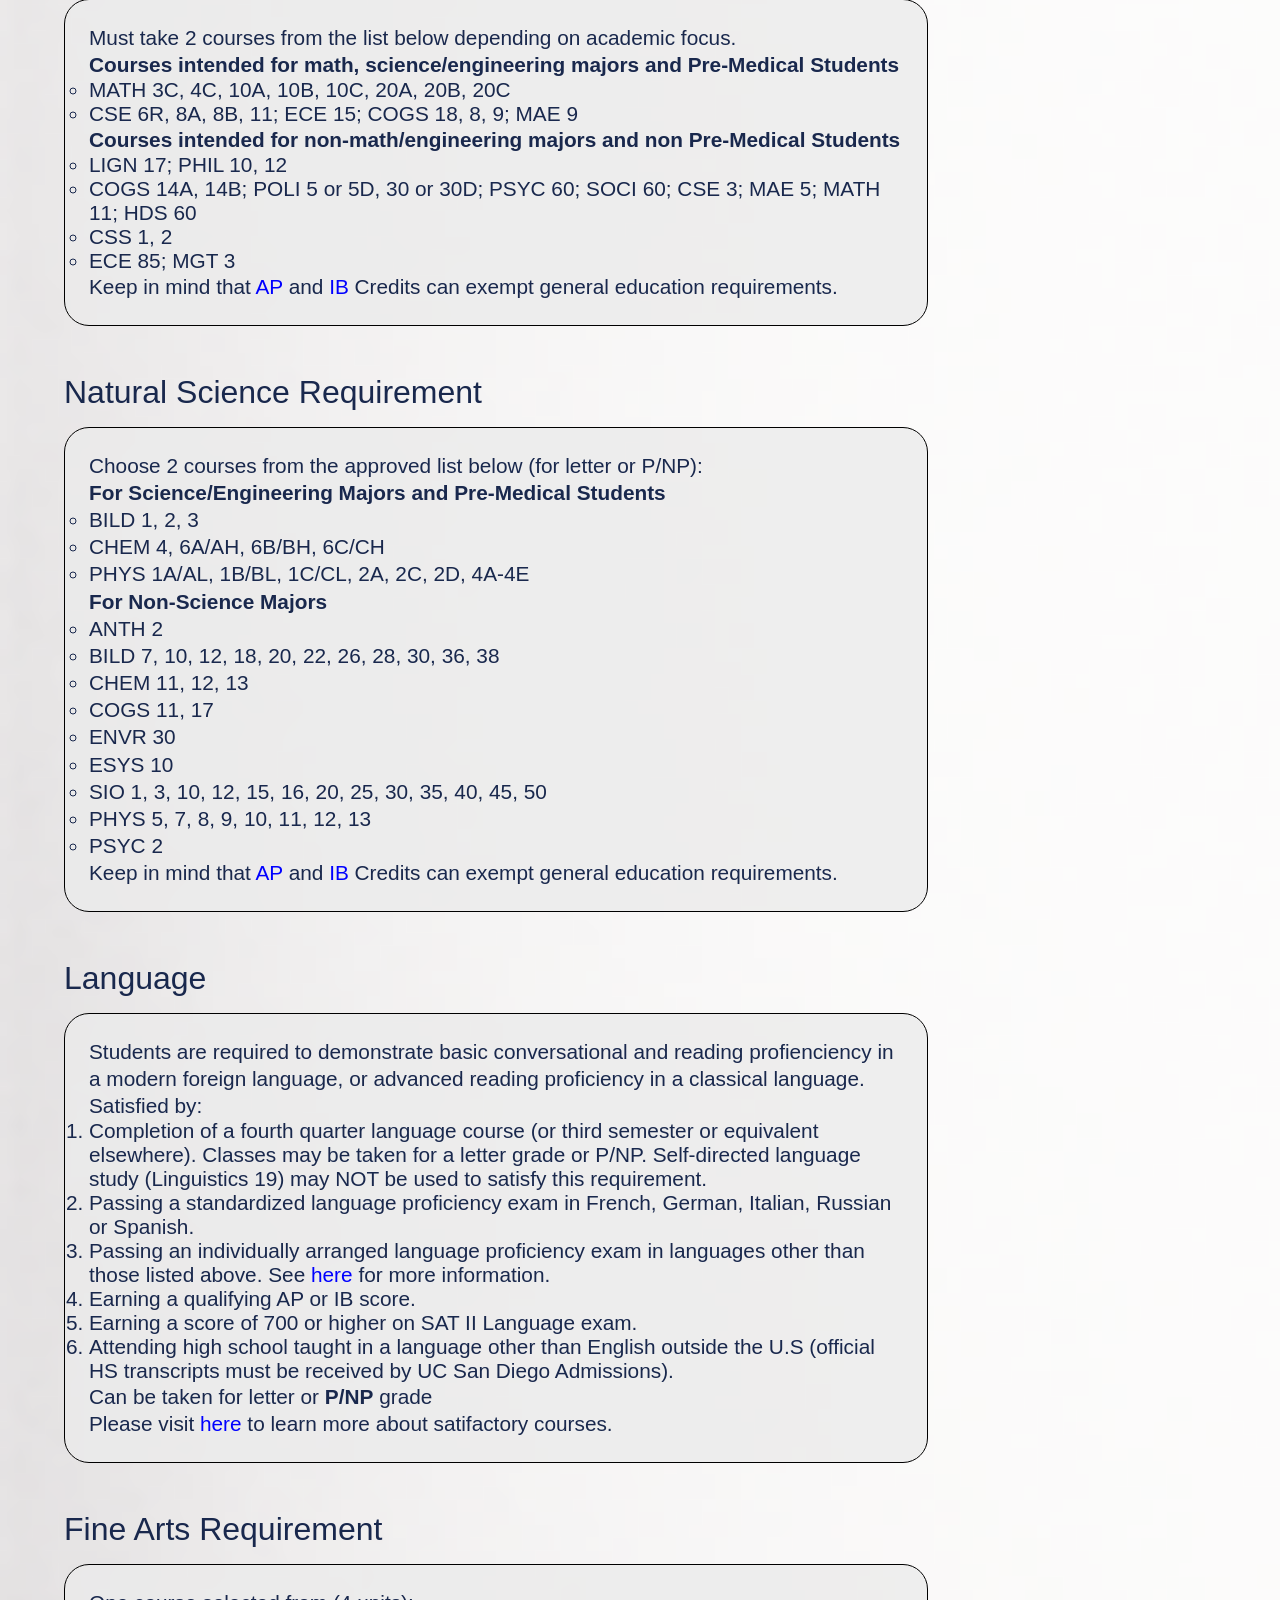
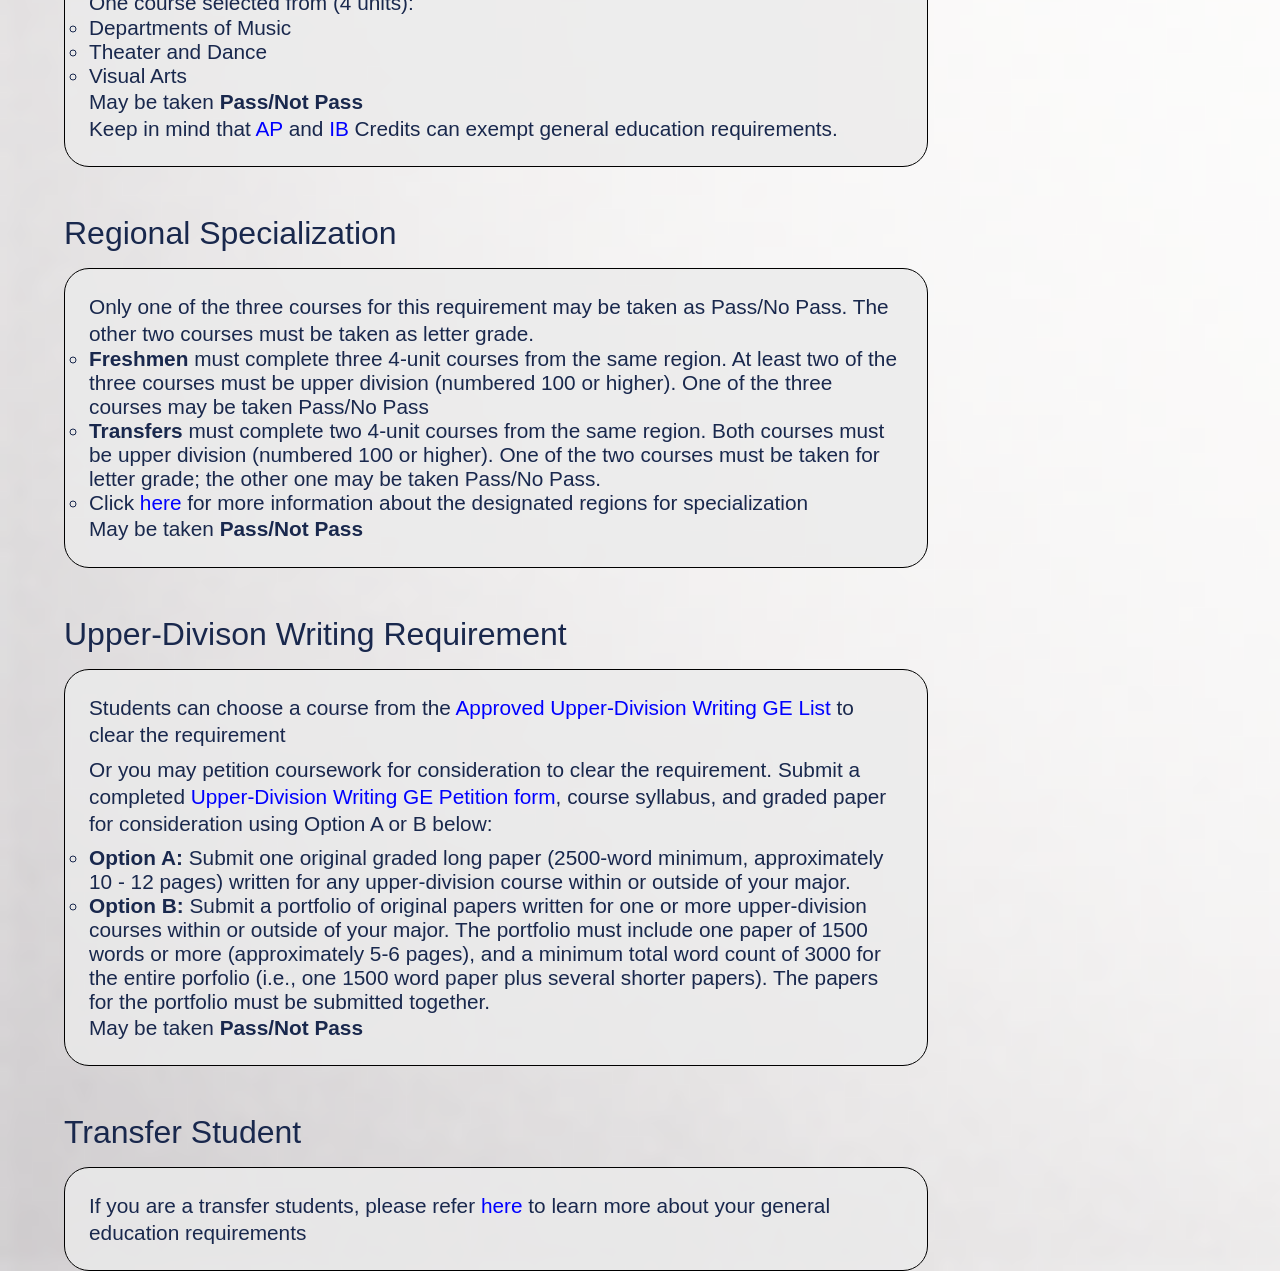
<file: roosevelt.html>
<!DOCTYPE html>
<html lang="en">
    <head>
        <meta charset="UTF-8">
        <meta http-equiv="X-UA-Compatible" content="IE=edge">
        <meta name="viewport" content="width=device-width, initial-scale=1.0">
        <title>Roosevelt College</title>
        <link rel="stylesheet" href="style.css">
        <link rel="stylesheet" href="https://fonts.googleapis.com/icon?family=Material+Icons">
        <script defer src="node_modules/swup/dist/swup.min.js"></script> 
        <script defer src="script.js"></script>
    </head>
    <header>
        <nav>
            <div class="header-nav">
                <a href="/ucsdcolleges.github.io/index.html"><img class="logo" src="images/UCSD_logo.png" alt="image of ucsd logo"></a>
            </div>
            <div class="header-nav">
                <ul id="list">
                    <li><a href="/ucsdcolleges.github.io/revelle.html"> Revelle</a></li>
                    <li><a href="/ucsdcolleges.github.io/muir.html"> Muir</a></li>
                    <li><a href="/ucsdcolleges.github.io/marshall.html"> Marshall</a></li>
                    <li><a href="/ucsdcolleges.github.io/warren.html"> Warren</a></li>
                    <li><a href="/ucsdcolleges.github.io/roosevelt.html"> Roosevelt</a></li>
                    <li><a href="/ucsdcolleges.github.io/sixth.html"> Sixth</a></li>
                    <li><a href="/ucsdcolleges.github.io/seventh.html"> Seventh</a></li>
                </ul>
                <input type="checkbox" id="check" onclick="openMenu()">
                <label for="check" class="checkbtn">
                    <i class="material-icons" style="font-size: 3rem;"> menu</i>
                </label>
            </div>
        </nav>
    </header>
    <body>
        <main id="swup" class="transition-fade">
            <div class="college">
                <div id="revelle" class="college-header">
                    <div class="class-top">
                        <span class="college-name">Roosevelt</span>
                        <span class="moto">Scholarship, Leadership, and Service </span>
                        <div class="line"></div>
                        <span class="phil"> Roosevelt’s Educational Philosophy is based on the belief that to be 
                            educated in our world today means to understand one’s own history and cultural 
                            heritage and the history and thought of other major cultural traditions as well.  
                            All ERC undergraduates will include in their academic programs a series of general 
                            requirements designed to provide a broad, multi-cultural perspective.
                        </span>
                        <div class="phil"><a href="https://roosevelt.ucsd.edu/academics/gen-ed/index.html">General Education Requirements</a></div>
                        <div class="phil">Enrollment(2020): 5,077 - <b>15.9%</b> of total enrollment</div>
                        <hr>
                        <div class="college-images">
                            <img class="ci" src="images/roosevelt-map.JPG">
                            <img class="ci" src="images/roosevelt-college.jpg">
                        </div>
                        <span class="phil">
                            There are a total of <b>7</b> general education requirements for Roosevelt College:
                            Making of the Modern World, Quantitative & Formal Skills, Natural Sciences, Language, Fine 
                            Arts, Regional Specialization, and Upper-Division Writing Requirement.
                            This totals to <b>14</b> general education requirements courses.
                        </span>

                        <span class="ge-name">Making of the Modern World</span>
                        <div class="ge-container">
                            <span class="ge-body">A five-course sequence in MMW: MMW 11,12,13,14,15. They are taught 
                                during the academic year and summer.
                            </span>
                            <ul class="ge-courses">
                                <li>MMW 11: Human Origins and Ancient Foundations (4 units) <b>Fall</b></li>
                                <li>MMW 12: Classical and Medieval Traditions to 1200Ce (6 units) <b>Winter</b></li>
                                <li>MMW 13: New Ideas and Cultural Encounters 13th-18th Century (6 units) <b>Spring</b></li>
                                <li>MMW 14: Revolution, Empire, Industry 18th-20th Century (4 units) <b>Fall, Winter,
                                    Summer, & Global Seminars
                                </b></li>
                                <li>MMW 15: Twentieth Century and Beyond (4 units) <b>Spring, SUmmer & Global Seminars</b> </li>
                            </ul>
                            <span class="ge-body">Must be take for a <b>Letter Grade</b></span>
                            <br>
                            <span class="ge-body">Visit  <a href="https://roosevelt.ucsd.edu/mmw/courses/index.html"
                                target="_blank"> here </a> for more infomration on MMW course overview.
                            </span>
                        </div>

                        <span class="ge-name">Quantitative & Formal Skills</span>
                        <div class="ge-container">
                            <span class="ge-body">Must take 2 courses from the list below depending on academic focus. 
                            </span>
                            <br>
                            <span class="ge-body"><b>Courses intended for math, science/engineering majors and 
                                Pre-Medical Students
                            </b></span>
                            <ul class="ge-courses">
                                <li>MATH 3C, 4C, 10A, 10B, 10C, 20A, 20B, 20C</li>
                                <li>CSE 6R, 8A, 8B, 11; ECE 15; COGS 18, 8, 9; MAE 9</li>
                            </ul>
                            <span class="ge-body"><b>Courses intended for non-math/engineering majors and 
                                non Pre-Medical Students
                            </b></span>
                            <ul class="ge-courses">
                                <li>LIGN 17; PHIL 10, 12</li>
                                <li>COGS 14A, 14B; POLI 5 or 5D, 30 or 30D; PSYC 60; SOCI 60; CSE 3;
                                    MAE 5; MATH 11; HDS 60
                                </li>
                                <li>CSS 1, 2</li>
                                <li>ECE 85; MGT 3</li>
                            </ul>
                            <span class="ge-body">Keep in mind that 
                                <a href="https://catalog.ucsd.edu/_files/advanced-placement-credit-chart.pdf" 
                                target="_blank">AP</a> and 
                                <a href="https://catalog.ucsd.edu/_files/international-baccalaureate-credits-chart.pdf" 
                                target="_blank">IB</a> Credits can exempt general education requirements.
                            </span>
                        </div>

                        <span class="ge-name">Natural Science Requirement</span>
                        <div class="ge-container">
                            <span class="ge-body"> Choose 2 courses from the approved list below (for letter or P/NP): 
                            </span>
                            <br>
                            <span class="ge-body"> <b>For Science/Engineering Majors and Pre-Medical Students</b>
                            <ul class="ge-courses">
                                <li>BILD 1, 2, 3</li>
                                <li>CHEM 4, 6A/AH, 6B/BH, 6C/CH</li>
                                <li>PHYS 1A/AL, 1B/BL, 1C/CL, 2A, 2C, 2D, 4A-4E</li>
                            </ul>
                            <span class="ge-body"> <b>For Non-Science Majors</b>
                            <ul class="ge-courses">
                                <li>ANTH 2</li>
                                <li>BILD 7, 10, 12, 18, 20, 22, 26, 28, 30, 36, 38</li>
                                <li>CHEM 11, 12, 13</li>
                                <li>COGS 11, 17</li>
                                <li>ENVR 30</li>
                                <li>ESYS 10</li>
                                <li>SIO 1, 3, 10, 12, 15, 16, 20, 25, 30, 35, 40, 45, 50</li>
                                <li>PHYS 5, 7, 8, 9, 10, 11, 12, 13</li>
                                <li>PSYC 2</li>
                            </ul>
                            <span class="ge-body">Keep in mind that 
                                <a href="https://catalog.ucsd.edu/_files/advanced-placement-credit-chart.pdf" 
                                target="_blank">AP</a> and 
                                <a href="https://catalog.ucsd.edu/_files/international-baccalaureate-credits-chart.pdf" 
                                target="_blank">IB</a> Credits can exempt general education requirements.
                            </span>
                        </div>

                        <span class="ge-name">Language</span>
                        <div class="ge-container">
                            <span class="ge-body">Students are required to demonstrate basic conversational and reading profienciency
                                in a modern foreign language, or advanced reading proficiency in a classical language. Satisfied by: 
                            </span>
                            <ol class="ge-courses">
                                <li>Completion of a fourth quarter language course (or third semester or equivalent elsewhere). 
                                    Classes may be taken for a letter grade or P/NP. Self-directed language study 
                                    (Linguistics 19) may NOT be used to satisfy this requirement.</li>
                                <li>Passing a standardized language proficiency exam in French, German, Italian, Russian or Spanish. </li>
                                <li>Passing an individually arranged language proficiency exam in languages other than those listed above.
                                    See <a href="https://llp.ucsd.edu/language-program/proficiency.html">here</a> for more information.
                                </li>
                                <li>Earning a qualifying AP or IB score.</li>
                                <li>Earning a score of 700 or higher on SAT II Language exam.</li>
                                <li>Attending high school taught in a language other than English outside the U.S 
                                    (official HS transcripts must be received by UC San Diego Admissions). </li>
                            </ul>
                            <span class="ge-body">Can be taken for letter or <b>P/NP</b> grade</span>
                            <br>
                            <span class="ge-body">Please visit
                                <a href="https://roosevelt.ucsd.edu/academics/gen-ed/index.html#Language" target="_blank">here</a> to learn more
                                about satifactory courses.
                            </span>
                        </div>

                        <span class="ge-name">Fine Arts Requirement</span>
                        <div class="ge-container">
                            <span class="ge-body">One course selected from (4 units):</span>
                            <ul class="ge-courses">
                                <li>Departments of Music</li>
                                <li>Theater and Dance</li>
                                <li>Visual Arts</li>
                            </ul>
                            <span class="ge-body">May be taken <b>Pass/Not Pass</b></span>
                            <br>
                            <span class="ge-body">Keep in mind that 
                                <a href="https://catalog.ucsd.edu/_files/advanced-placement-credit-chart.pdf" 
                                target="_blank">AP</a> and 
                                <a href="https://catalog.ucsd.edu/_files/international-baccalaureate-credits-chart.pdf" 
                                target="_blank">IB</a> Credits can exempt general education requirements.
                            </span>
                        </div>


                        <span class="ge-name">Regional Specialization</span>
                        <div class="ge-container">
                            <span class="ge-body">Only one of the three courses for this requirement may be taken as Pass/No Pass. 
                                The other two courses must be taken as letter grade.</span>
                            <ul class="ge-courses">
                                <li><b>Freshmen</b> must complete three 4-unit courses from the same region. At least two of the three courses 
                                    must be upper division (numbered 100 or higher). One of the three courses may be taken Pass/No Pass</li>
                                <li><b>Transfers</b> must complete two 4-unit courses from the same region. Both courses must be upper division (numbered 100 or higher). 
                                    One of the two courses must be taken for letter grade; the other one may be taken Pass/No Pass.</li>
                                <li>Click<a href="https://roosevelt.ucsd.edu/academics/gen-ed/index.html#Regional-Specialization" > here</a>
                                for more information about the designated regions for specialization</li>
                            </ul>
                            <span class="ge-body">May be taken <b>Pass/Not Pass</b></span>
                        </div>

                        <span class="ge-name">Upper-Divison Writing Requirement</span>
                        <div class="ge-container">
                            <span class="ge-body">Students can choose a course from the 
                                <a href="https://roosevelt.ucsd.edu/academics/gen-ed/udw/UDW_GE.html"> Approved Upper-Division Writing GE List</a> 
                            to clear the requirement</span>
                            <br>
                            <div class="ge-body">Or you may petition coursework for consideration to clear the requirement. Submit a completed
                                <a href="https://roosevelt.ucsd.edu/_files/academics/resources/udw-ge-petition.pdf"> Upper-Division Writing GE
                                Petition form</a>, course syllabus, and graded paper for consideration using Option A or B below: 
                            </div>
                            <ul class="ge-courses">
                                <li><b>Option A:</b> Submit one original graded long paper (2500-word minimum, approximately 10 - 12 pages) 
                                    written for any upper-division course within or outside of your major. </li>
                                <li><b>Option B:</b> Submit a portfolio of original papers written for one or more upper-division courses 
                                    within or outside of your major. The portfolio must include one paper of 1500 words or more (approximately 5-6 pages), 
                                    and a minimum total word count of 3000 for the entire porfolio (i.e., one 1500 word paper plus several shorter papers). 
                                    The papers for the portfolio must be submitted together.</li>
                            </ul>
                            <span class="ge-body">May be taken <b>Pass/Not Pass</b></span>
                        </div>
                        <span class="ge-name">Transfer Student</span>
                        <div class="ge-container">
                            <span class="ge-body">If you are a transfer students, please refer 
                                <a href="https://roosevelt.ucsd.edu/academics/gen-ed/index.html#IGETC-or-Partial-IGETC-Certific"> here </a>
                            to learn more about your general education requirements</span>
                        </div>
                    </div>
                    <div class="class-top">
                        <img class="college-logo" src="images/erc.png" alt="logo of revelle college">
                    </div>
                </div>
            </div>
        </main>
    </body>
</html>
</file>
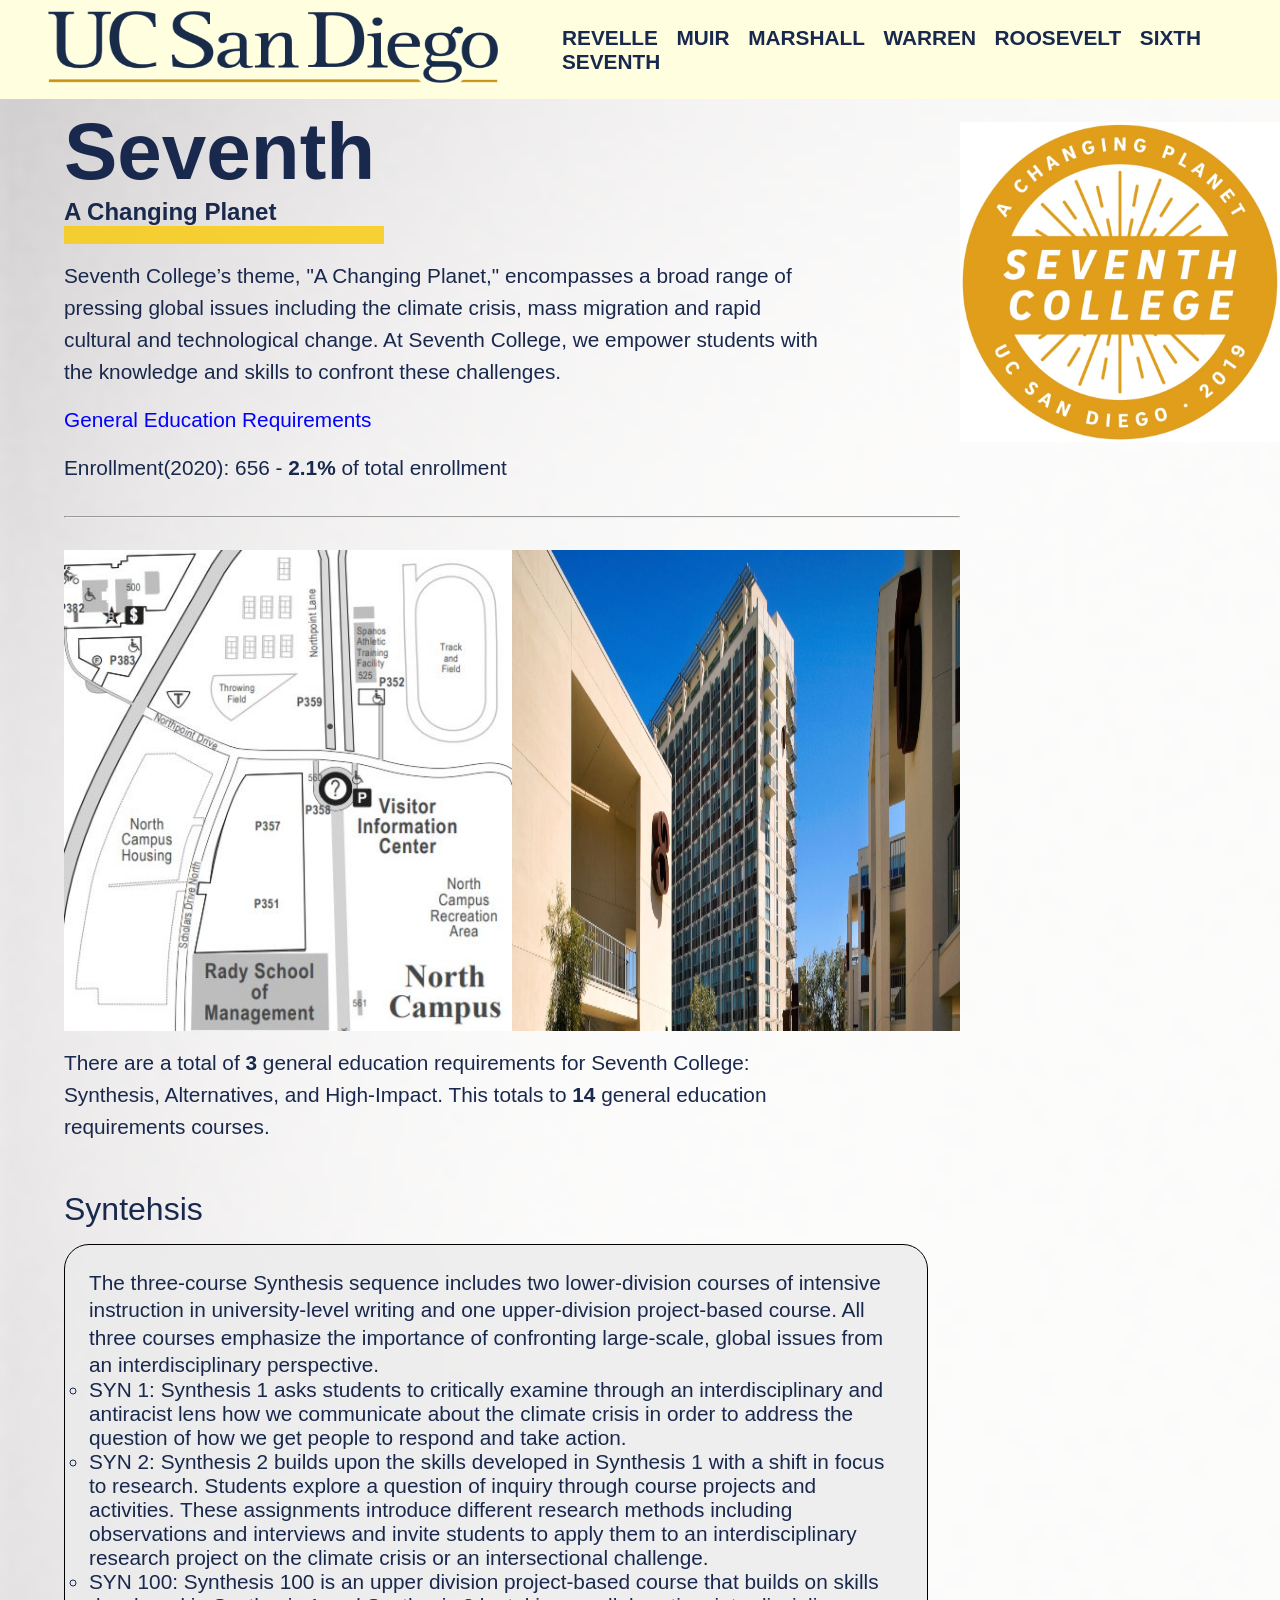
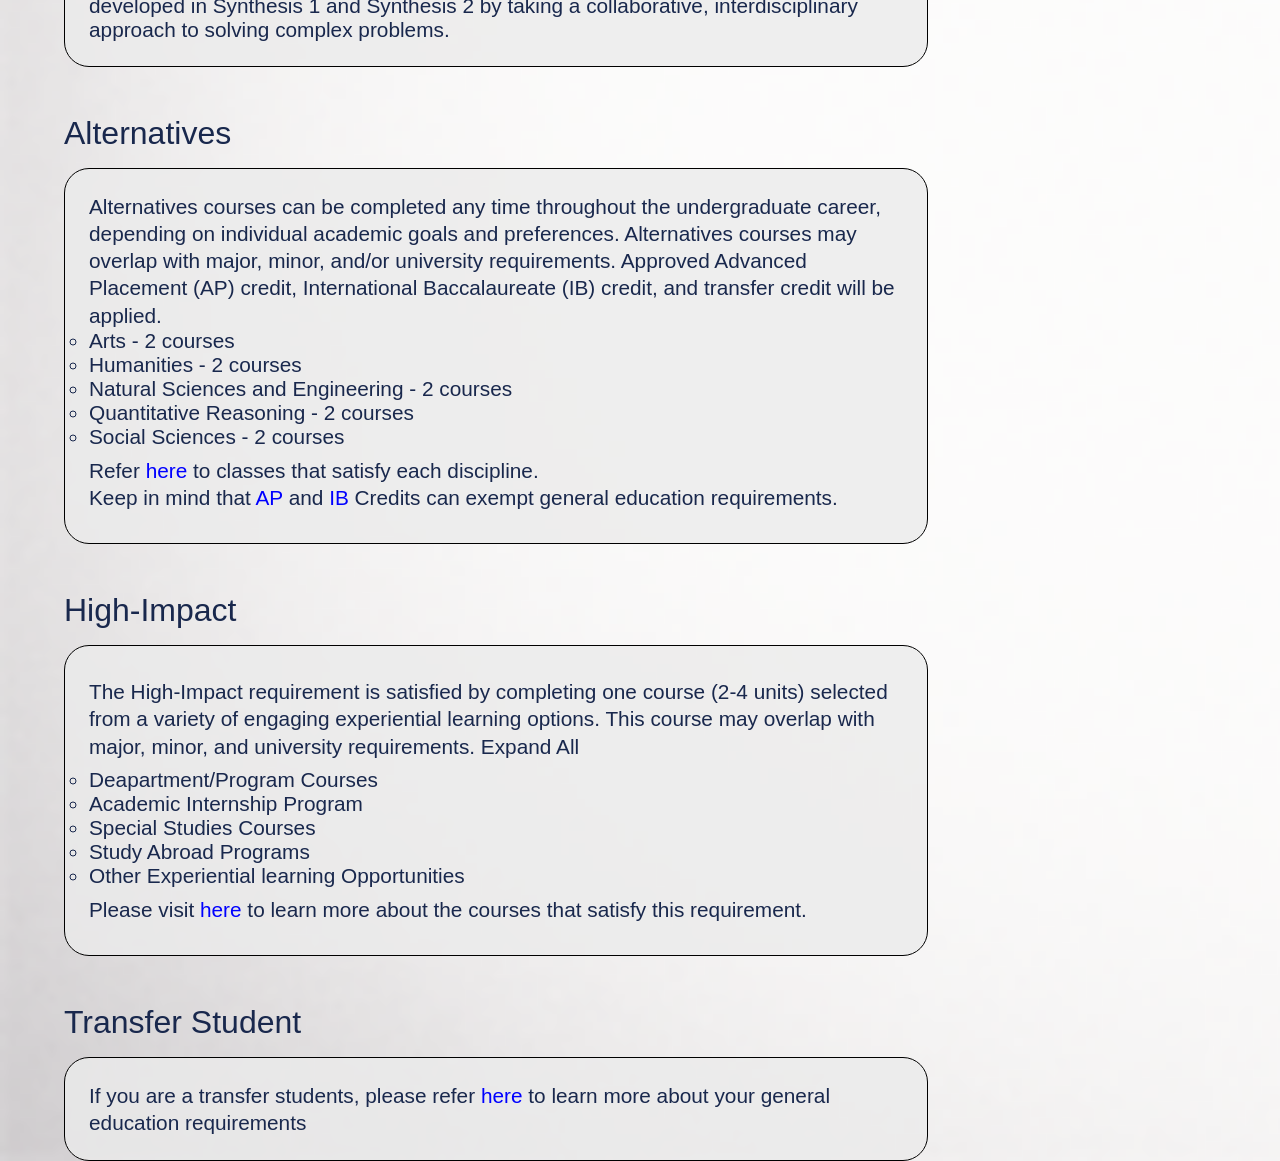
<file: seventh.html>
<!DOCTYPE html>
<html lang="en">
    <head>
        <meta charset="UTF-8">
        <meta http-equiv="X-UA-Compatible" content="IE=edge">
        <meta name="viewport" content="width=device-width, initial-scale=1.0">
        <title>Seventh College</title>
        <link rel="stylesheet" href="style.css">
        <link rel="stylesheet" href="https://fonts.googleapis.com/icon?family=Material+Icons">
        <script defer src="node_modules/swup/dist/swup.min.js"></script> 
        <script defer src="script.js"></script>
    </head>
    <header>
        <nav>
            <div class="header-nav">
                <a href="/ucsdcolleges.github.io/index.html"><img class="logo" src="images/UCSD_logo.png" alt="image of ucsd logo"></a>
            </div>
            <div class="header-nav">
                <ul id="list">
                    <li><a href="/ucsdcolleges.github.io/revelle.html"> Revelle</a></li>
                    <li><a href="/ucsdcolleges.github.io/muir.html"> Muir</a></li>
                    <li><a href="/ucsdcolleges.github.io/marshall.html"> Marshall</a></li>
                    <li><a href="/ucsdcolleges.github.io/warren.html"> Warren</a></li>
                    <li><a href="/ucsdcolleges.github.io/roosevelt.html"> Roosevelt</a></li>
                    <li><a href="/ucsdcolleges.github.io/sixth.html"> Sixth</a></li>
                    <li><a href="/ucsdcolleges.github.io/seventh.html"> Seventh</a></li>
                </ul>
                <input type="checkbox" id="check" onclick="openMenu()">
                <label for="check" class="checkbtn">
                    <i class="material-icons" style="font-size: 3rem;"> menu</i>
                </label>
            </div>
        </nav>
    </header>
    <body>
        <main id="swup" class="transition-fade">
            <div class="college">
                <div id="revelle" class="college-header">
                    <div class="class-top">
                        <span class="college-name">Seventh</span>
                        <span class="moto">A Changing Planet </span>
                        <div class="line"></div>
                        <span class="phil"> 
                            Seventh College’s theme, "A Changing Planet," encompasses a broad range of pressing global 
                            issues including the climate crisis, mass migration and rapid cultural and technological change. 
                            At Seventh College, we empower students with the knowledge and skills to confront these challenges.
                        </span>
                        <div class="phil"><a href="https://seventh.ucsd.edu/academics/degree-requirements/index.html">General Education Requirements</a></div>
                        <div class="phil">Enrollment(2020): 656 - <b>2.1%</b> of total enrollment</div>
                        <hr>
                        <div class="college-images">
                            <img class="ci" src="images/seventh-map.JPG">
                            <img class="ci" src="images/seventh-college.jpg">
                        </div>
                        <span class="phil">
                            There are a total of <b>3</b> general education requirements for Seventh College: Synthesis,
                            Alternatives, and High-Impact. 
                            This totals to <b>14</b> general education requirements courses.
                        </span>

                        <span class="ge-name">Syntehsis</span>
                        <div class="ge-container">
                            <span class="ge-body">The three-course Synthesis sequence includes two lower-division 
                                courses of intensive instruction in university-level writing and one upper-division 
                                project-based course. All three courses emphasize the importance of confronting large-scale, 
                                global issues from an interdisciplinary perspective.
                            </span>
                            <ul class="ge-courses">
                                <li>SYN 1: Synthesis 1 asks students to critically examine through an interdisciplinary and 
                                    antiracist lens how we communicate about the climate crisis in order to address the question 
                                    of how we get people to respond and take action.</li>
                                <li>SYN 2: Synthesis 2 builds upon the skills developed in Synthesis 1 with a shift in focus to 
                                    research. Students explore a question of inquiry through course projects and activities. 
                                    These assignments introduce different research methods including observations and interviews 
                                    and invite students to apply them to an interdisciplinary research project on the climate crisis 
                                    or an intersectional challenge.</li>
                                <li>SYN 100: Synthesis 100 is an upper division project-based course that builds on skills 
                                    developed in Synthesis 1 and Synthesis 2 by taking a collaborative, interdisciplinary 
                                    approach to solving complex problems.</li>
                            </ul>
                        </div>

                        <span class="ge-name">Alternatives</span>
                        <div class="ge-container">
                            <span class="ge-body">Alternatives courses can be completed any time throughout the undergraduate career, 
                                depending on individual academic goals and preferences. Alternatives courses may overlap with major, 
                                minor, and/or university requirements. Approved Advanced Placement (AP) credit, International Baccalaureate 
                                (IB) credit, and transfer credit will be applied. 
                            </span>
                            <ul class="ge-courses">
                                <li>Arts - 2 courses</li>
                                <li>Humanities - 2 courses</li>
                                <li>Natural Sciences and Engineering - 2 courses</li>
                                <li>Quantitative Reasoning - 2 courses</li>
                                <li>Social Sciences - 2 courses</li>
                            </ul>
                            <div class="ge-body">Refer 
                                <a href="https://seventh.ucsd.edu/academics/degree-requirements/index.html#Arts---2-courses">here</a>
                                to classes that satisfy each discipline.
                                <br>
                                <span class="ge-body">Keep in mind that 
                                    <a href="https://seventh.ucsd.edu/_files/academics-files/advanced-placement-credit-2021-22.pdf" 
                                    target="_blank">AP</a> and 
                                    <a href="https://seventh.ucsd.edu/_files/academics-files/international-baccalaureate-credit-2021-22.pdf" 
                                    target="_blank">IB</a> Credits can exempt general education requirements.
                                </span>
                            </div>
                        </div>

                        <span class="ge-name">High-Impact</span>
                        <div class="ge-container">
                            <div class="ge-body">The High-Impact requirement is satisfied by completing one course (2-4 units) selected 
                                from a variety of engaging experiential learning options. This course may overlap with major, minor, and 
                                university requirements. Expand All</div>
                            <ul class="ge-courses">
                                <li>Deapartment/Program Courses</li>
                                <li>Academic Internship Program</li>
                                <li>Special Studies Courses</li>
                                <li>Study Abroad Programs</li>
                                <li>Other Experiential learning Opportunities</li>
                            </ul>
                            <div class="ge-body">Please visit 
                                <a href="https://seventh.ucsd.edu/academics/degree-requirements/index.html#Department/Program-Courses-"> 
                                    here</a> to learn more about the courses that satisfy this requirement.</div>
                        </div>

                        <span class="ge-name">Transfer Student</span>
                        <div class="ge-container">
                            <span class="ge-body">If you are a transfer students, please refer 
                                <a href="https://seventh.ucsd.edu/academics/degree-requirements/index.html#Intersegmental-General-Educatio"> here </a>
                            to learn more about your general education requirements</span>
                        </div>
                    </div>
                    <div class="class-top">
                        <img class="college-logo" src="images/seventh-logo.jpg" alt="logo of revelle college">
                    </div>
                </div>
            </div>
        </main>
    </body>
</html>
</file>
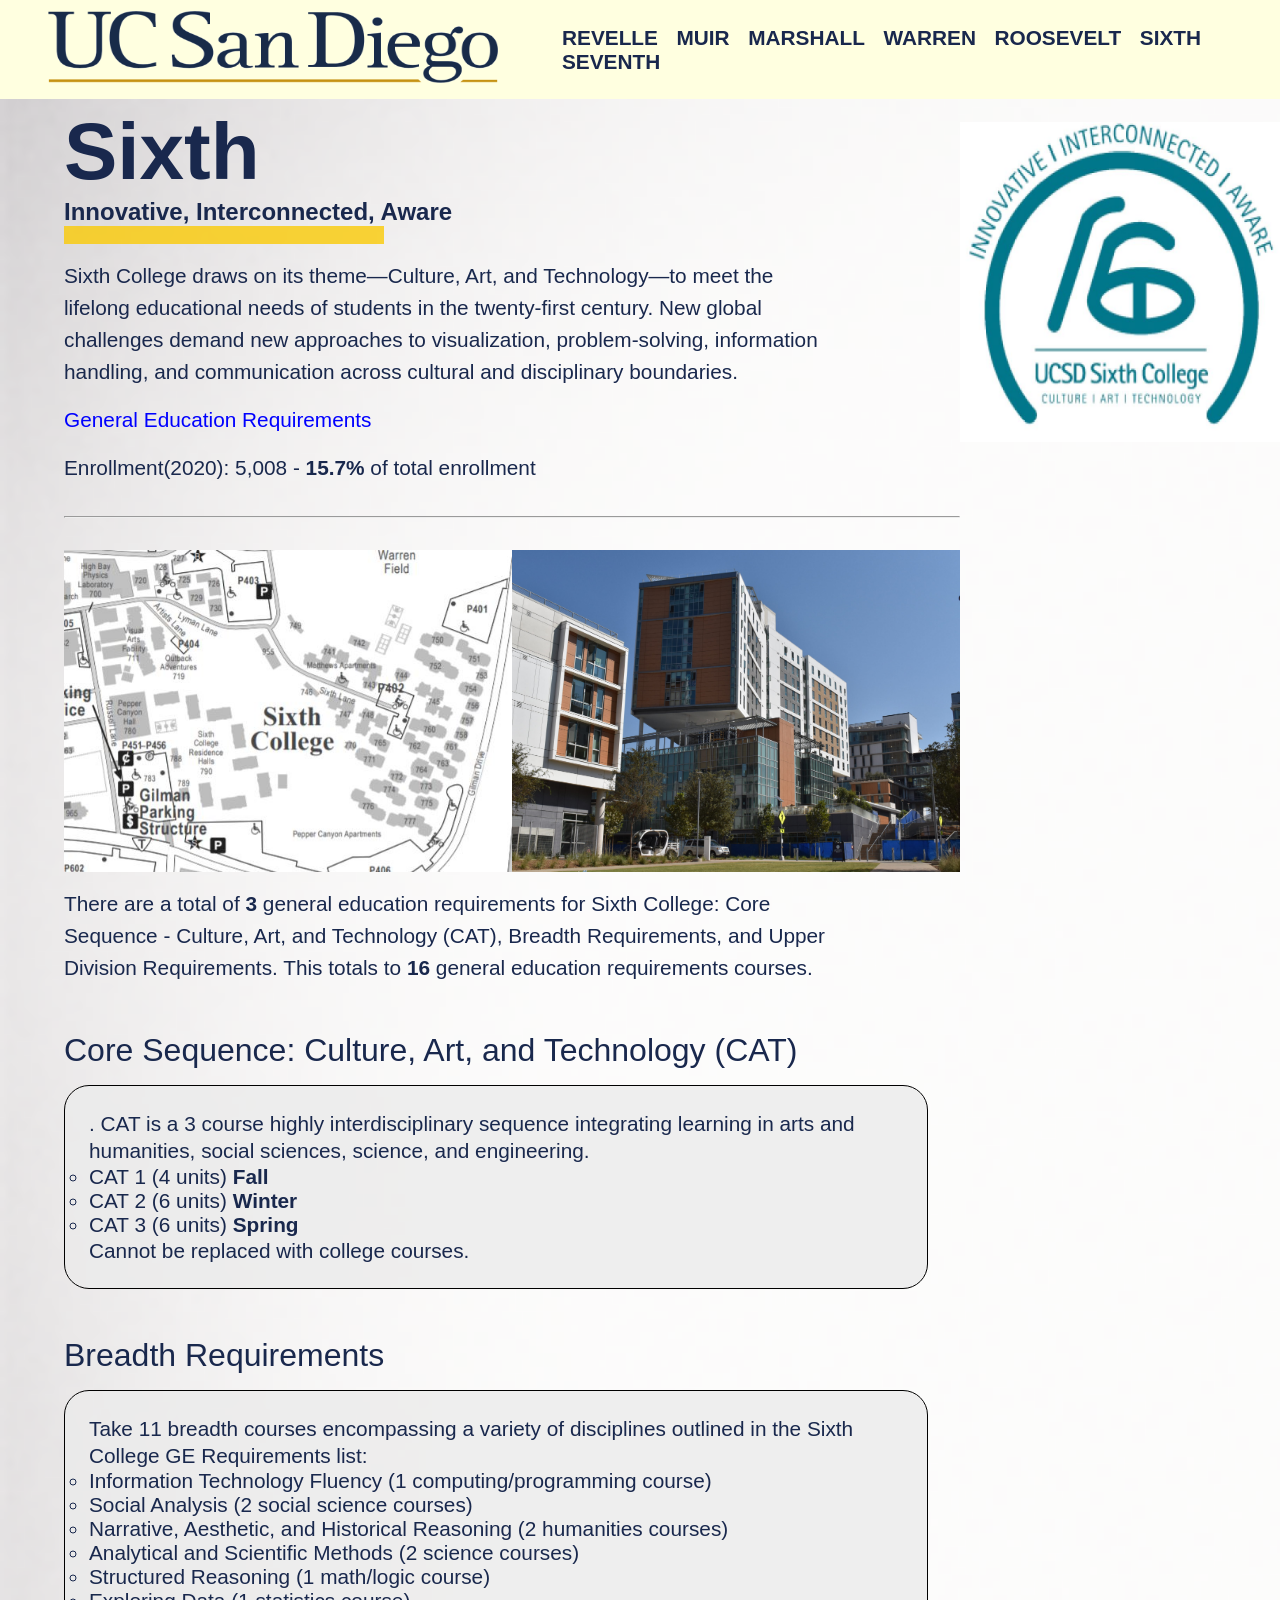
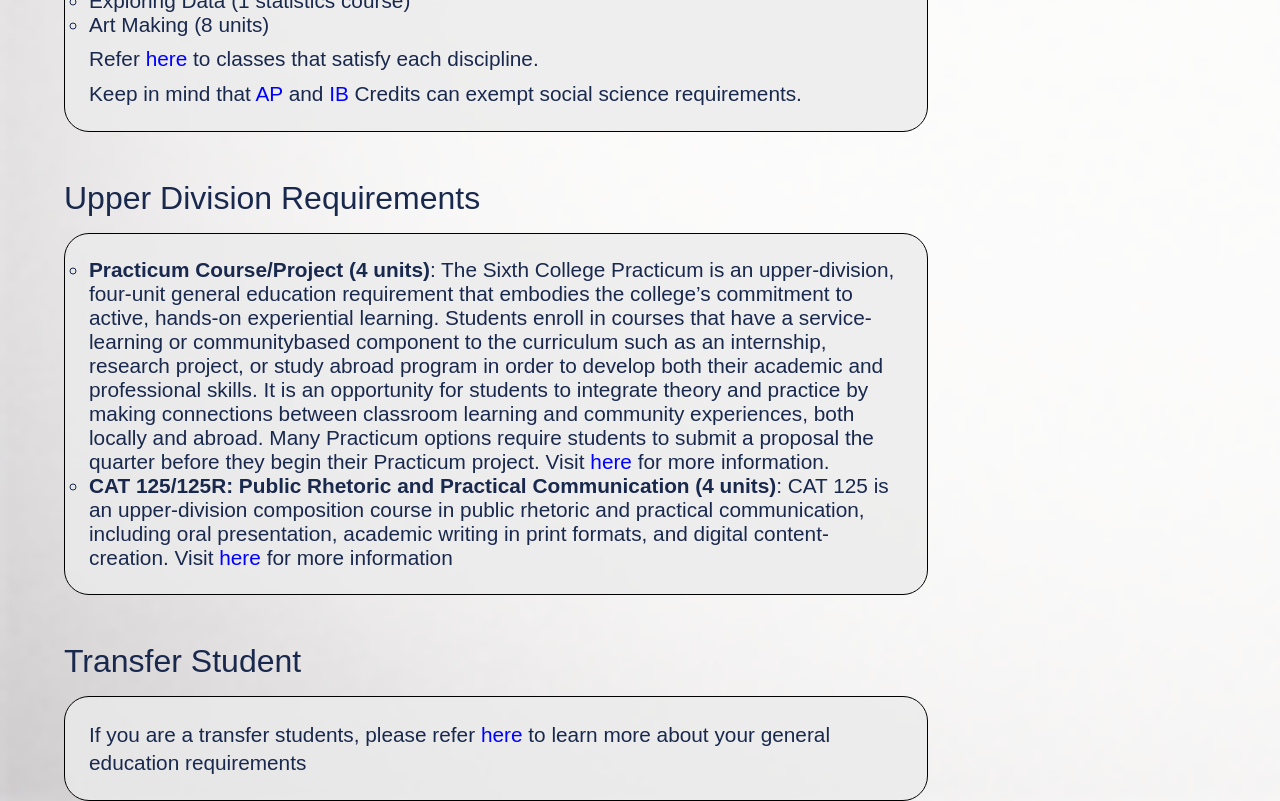
<file: sixth.html>
<!DOCTYPE html>
<html lang="en">
    <head>
        <meta charset="UTF-8">
        <meta http-equiv="X-UA-Compatible" content="IE=edge">
        <meta name="viewport" content="width=device-width, initial-scale=1.0">
        <title>Sixth College</title>
        <link rel="stylesheet" href="style.css">
        <link rel="stylesheet" href="https://fonts.googleapis.com/icon?family=Material+Icons">
        <script defer src="node_modules/swup/dist/swup.min.js"></script> 
        <script defer src="script.js"></script>
    </head>
    <header>
        <nav>
            <div class="header-nav">
                <a href="/ucsdcolleges.github.io/index.html"><img class="logo" src="images/UCSD_logo.png" alt="image of ucsd logo"></a>
            </div>
            <div class="header-nav">
                <ul id="list">
                    <li><a href="/ucsdcolleges.github.io/revelle.html"> Revelle</a></li>
                    <li><a href="/ucsdcolleges.github.io/muir.html"> Muir</a></li>
                    <li><a href="/ucsdcolleges.github.io/marshall.html"> Marshall</a></li>
                    <li><a href="/ucsdcolleges.github.io/warren.html"> Warren</a></li>
                    <li><a href="/ucsdcolleges.github.io/roosevelt.html"> Roosevelt</a></li>
                    <li><a href="/ucsdcolleges.github.io/sixth.html"> Sixth</a></li>
                    <li><a href="/ucsdcolleges.github.io/seventh.html"> Seventh</a></li>
                </ul>
                <input type="checkbox" id="check" onclick="openMenu()">
                <label for="check" class="checkbtn">
                    <i class="material-icons" style="font-size: 3rem;"> menu</i>
                </label>
            </div>
        </nav>
    </header>
    <body>
        <main id="swup" class="transition-fade">
            <div class="college">
                <div id="revelle" class="college-header">
                    <div class="class-top">
                        <span class="college-name">Sixth</span>
                        <span class="moto">Innovative, Interconnected, Aware </span>
                        <div class="line"></div>
                        <span class="phil"> 
                            Sixth College draws on its theme—Culture, Art, and Technology—to 
                            meet the lifelong educational needs of students in the twenty-first century. 
                            New global challenges demand new approaches to visualization, problem-solving, 
                            information handling, and communication across cultural and disciplinary boundaries.
                        </span>
                        <div class="phil"><a href="https://sixth.ucsd.edu/academics/requirements/index.html">General Education Requirements</a></div>
                        <div class="phil">Enrollment(2020): 5,008 - <b>15.7%</b> of total enrollment</div>
                        <hr>
                        <div class="college-images">
                            <img class="ci" src="images/sixth-map.JPG">
                            <img class="ci" src="images/sixth-college.jpg">
                        </div>
                        <span class="phil">
                            There are a total of <b>3</b> general education requirements for Sixth College: Core Sequence -
                            Culture, Art, and Technology (CAT), Breadth Requirements, and Upper Division Requirements.
                            This totals to <b>16</b> general education requirements courses.
                        </span>

                        <span class="ge-name">Core Sequence: Culture, Art, and Technology (CAT)</span>
                        <div class="ge-container">
                            <span class="ge-body">. CAT is a 3 course
                                highly interdisciplinary sequence integrating learning in arts and humanities, 
                                social sciences, science, and engineering. 
                            </span>
                            <ul class="ge-courses">
                                <li>CAT 1 (4 units) <b>Fall</b></li>
                                <li>CAT 2 (6 units) <b>Winter</b></li>
                                <li>CAT 3 (6 units) <b>Spring</b></li>
                            </ul>
                            <span class="ge-body">Cannot be replaced with college courses.
                            </span>
                        </div>

                        <span class="ge-name">Breadth Requirements</span>
                        <div class="ge-container">
                            <span class="ge-body">Take 11 breadth courses encompassing a variety of disciplines outlined in the Sixth College GE Requirements list: 
                            </span>
                            <ul class="ge-courses">
                                <li>Information Technology Fluency (1 computing/programming course)</li>
                                <li>Social Analysis (2 social science courses)</li>
                                <li>Narrative, Aesthetic, and Historical Reasoning (2 humanities courses)</li>
                                <li>Analytical and Scientific Methods (2 science courses)</li>
                                <li>Structured Reasoning (1 math/logic course)</li>
                                <li>Exploring Data (1 statistics course)</li>
                                <li>Art Making (8 units)</li>
                            </ul>
                            <div class="ge-body">Refer 
                                <a href="https://sixth.ucsd.edu/academics/requirements/Scheduled%20Courses.pdf">here</a>
                                to classes that satisfy each discipline. 
                            </div>
                            <span class="ge-body">Keep in mind that 
                                <a href="https://catalog.ucsd.edu/_files/advanced-placement-credit-chart.pdf" 
                                target="_blank">AP</a> and 
                                <a href="https://catalog.ucsd.edu/_files/international-baccalaureate-credits-chart.pdf" 
                                target="_blank">IB</a> Credits can exempt social 
                                science requirements.
                            </span>
                        </div>

                        <span class="ge-name">Upper Division Requirements</span>
                        <div class="ge-container">
                            <ul class="ge-courses">
                                <li><b>Practicum Course/Project (4 units)</b>: The Sixth College Practicum is an upper-division, 
                                    four-unit general education requirement that embodies the college’s
                                    commitment to active, hands-on experiential learning. Students enroll in courses that have 
                                    a service-learning or communitybased component to the curriculum such as an internship, 
                                    research project, or study abroad program in order to develop both
                                    their academic and professional skills. It is an opportunity for students to integrate 
                                    theory and practice by making connections
                                    between classroom learning and community experiences, both locally and abroad. 
                                    Many Practicum options require students to
                                    submit a proposal the quarter before they begin their Practicum project. 
                                    Visit <a href="http://sixth.ucsd.edu/elp/index.html">here</a> for more
                                    information.
                                    </li>
                                <li><b>CAT 125/125R: Public Rhetoric and Practical Communication (4 units)</b>: 
                                    CAT 125 is an upper-division composition course in public rhetoric and practical 
                                    communication, including oral presentation,
                                    academic writing in print formats, and digital content-creation. 
                                    Visit <a href="http://sixth.ucsd.edu/cat/courses/index.html"> here</a> for more
                                    information
                                </li>
                            </ul>
                        </div>
                        <span class="ge-name">Transfer Student</span>
                        <div class="ge-container">
                            <span class="ge-body">If you are a transfer students, please refer 
                                <a href="https://sixth.ucsd.edu/academics/requirements/transfer-requirements.html"> here </a>
                            to learn more about your general education requirements</span>
                        </div>
                    </div>
                    <div class="class-top">
                        <img class="college-logo" src="images/capsixth.JPG" alt="logo of revelle college">
                    </div>
                </div>
            </div>
        </main>
    </body>
</html>
</file>
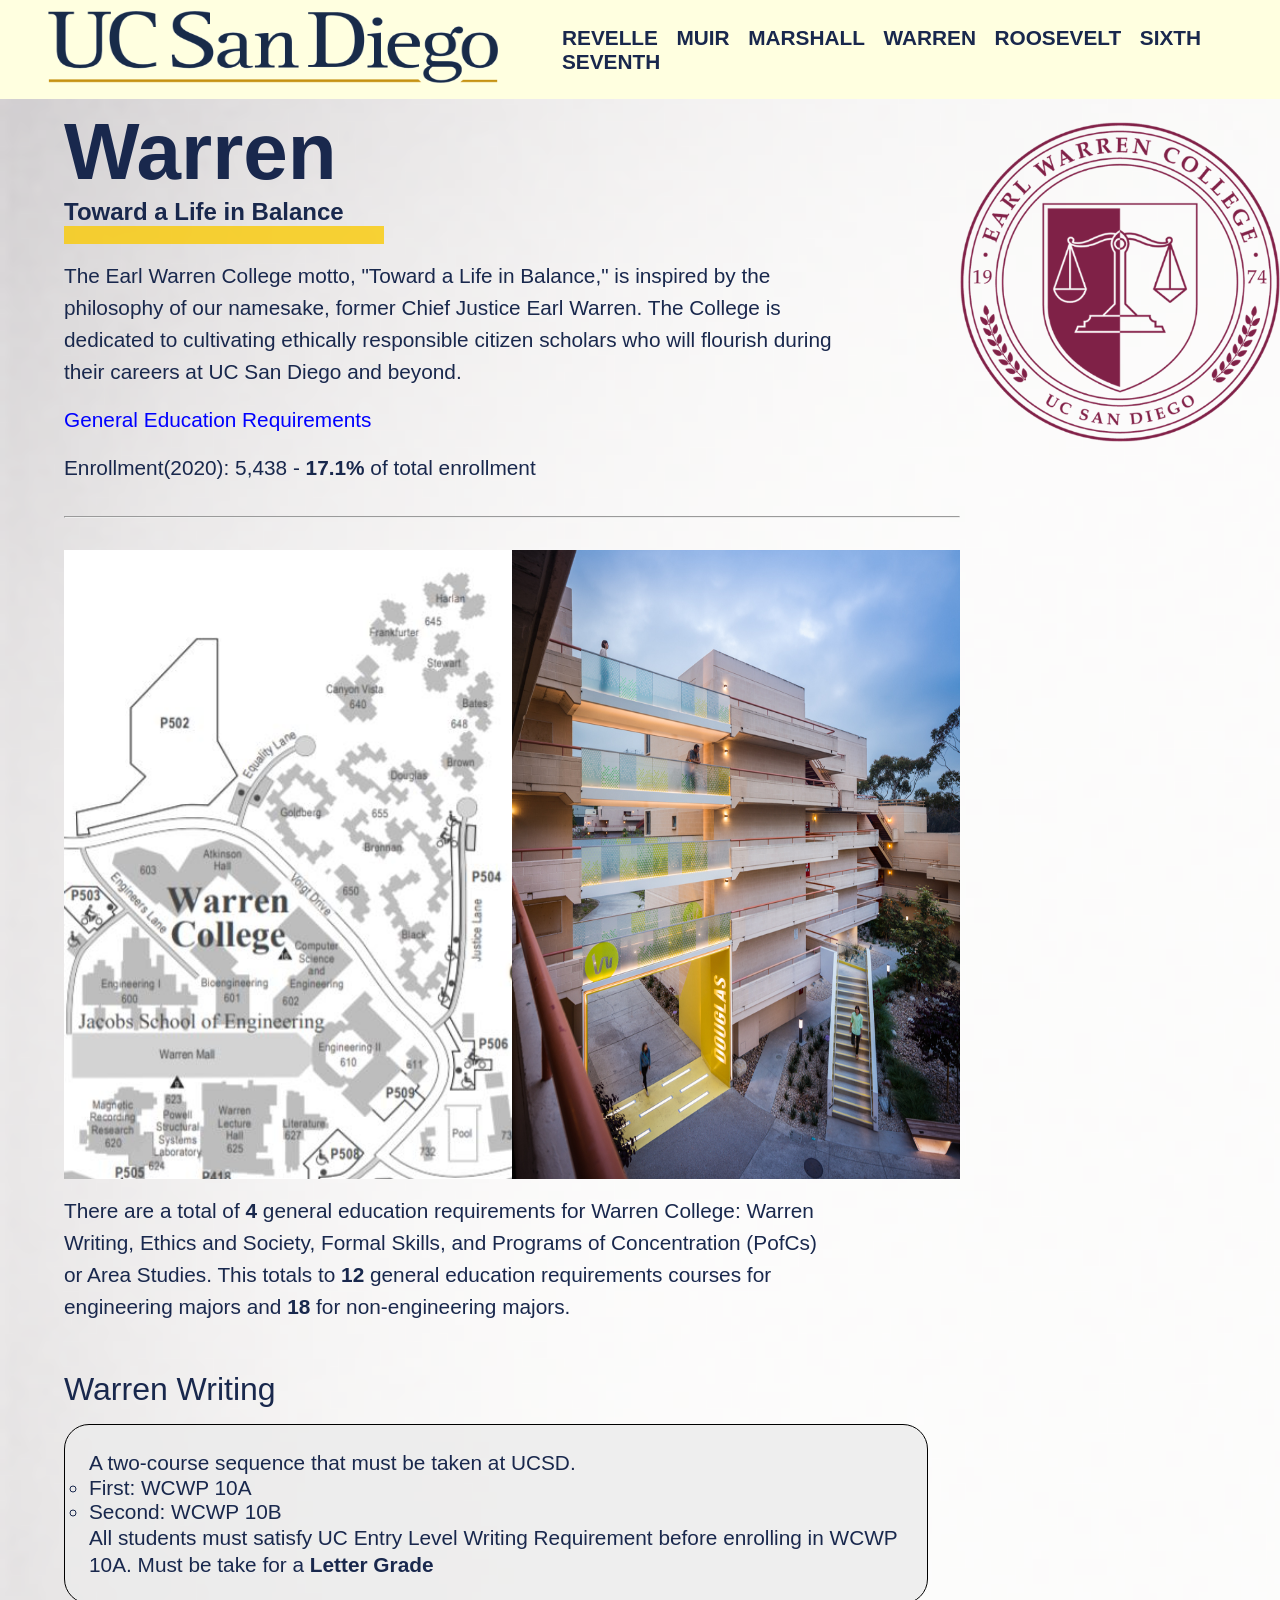
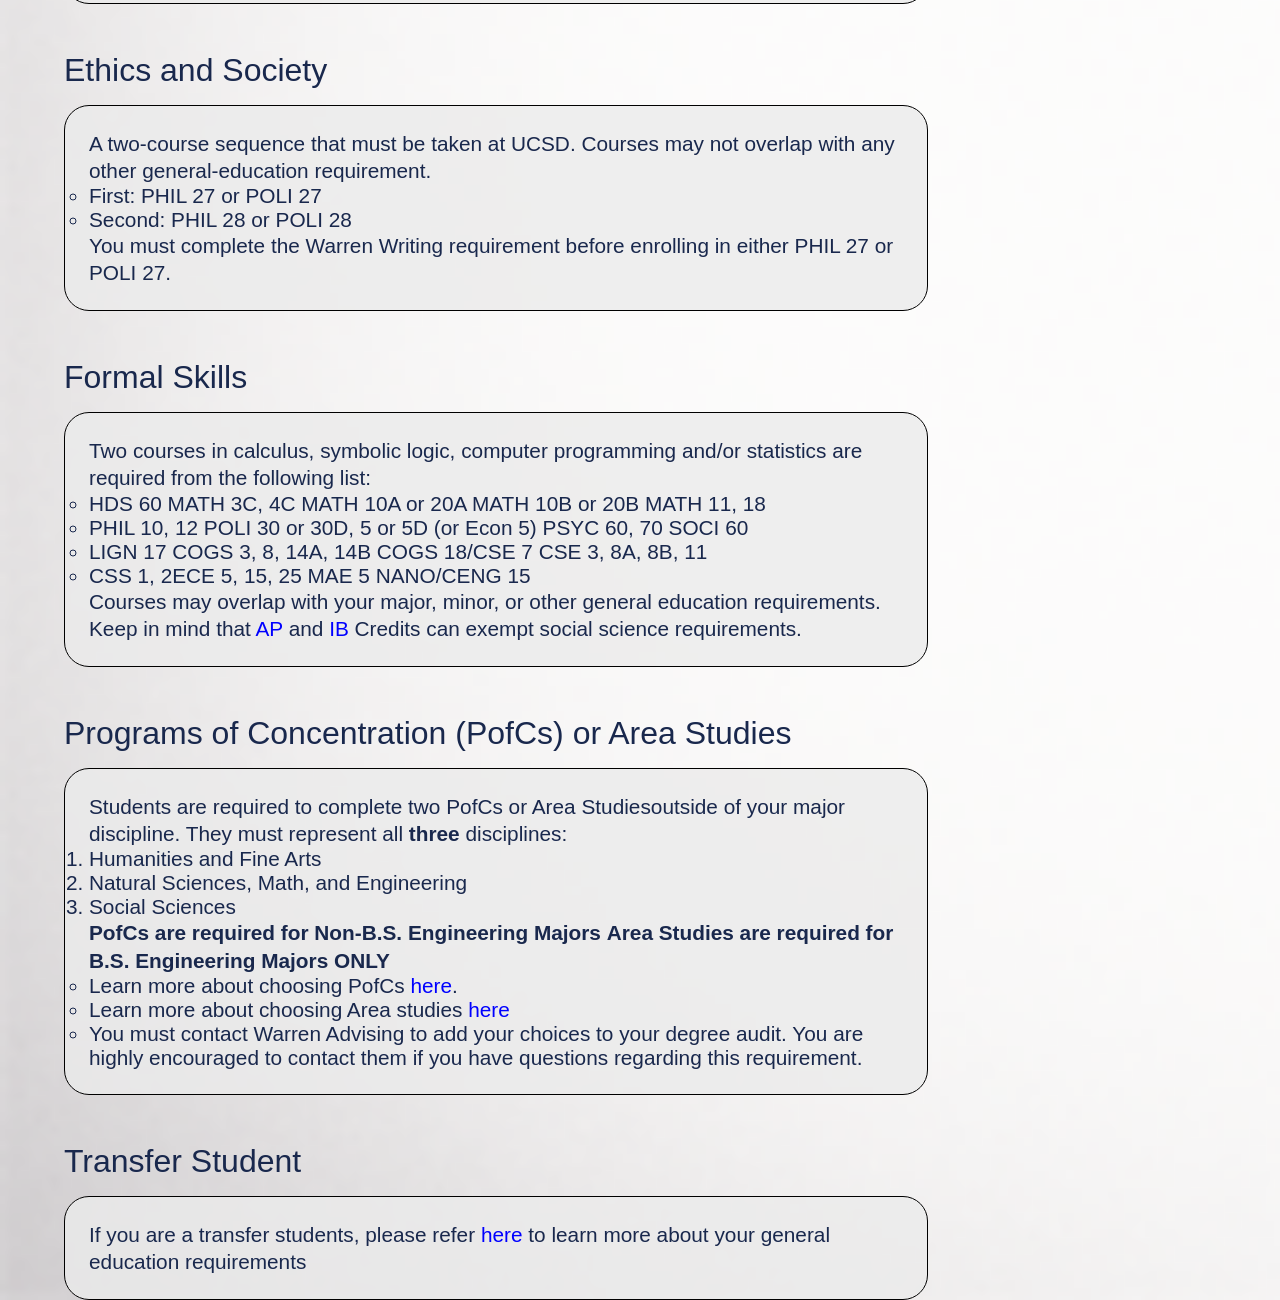
<file: warren.html>
<!DOCTYPE html>
<html lang="en">
    <head>
        <meta charset="UTF-8">
        <meta http-equiv="X-UA-Compatible" content="IE=edge">
        <meta name="viewport" content="width=device-width, initial-scale=1.0">
        <title>Warren College</title>
        <link rel="stylesheet" href="style.css">
        <link rel="stylesheet" href="https://fonts.googleapis.com/icon?family=Material+Icons">
        <script defer src="node_modules/swup/dist/swup.min.js"></script> 
        <script defer src="script.js"></script>
    </head>
    <header>
        <nav>
            <div class="header-nav">
                <a href="/ucsdcolleges.github.io/index.html"><img class="logo" src="images/UCSD_logo.png" alt="image of ucsd logo"></a>
            </div>
            <div class="header-nav">
                <ul id="list">
                    <li><a href="/ucsdcolleges.github.io/revelle.html"> Revelle</a></li>
                    <li><a href="/ucsdcolleges.github.io/muir.html"> Muir</a></li>
                    <li><a href="/ucsdcolleges.github.io/marshall.html"> Marshall</a></li>
                    <li><a href="/ucsdcolleges.github.io/warren.html"> Warren</a></li>
                    <li><a href="/ucsdcolleges.github.io/roosevelt.html"> Roosevelt</a></li>
                    <li><a href="/ucsdcolleges.github.io/sixth.html"> Sixth</a></li>
                    <li><a href="/ucsdcolleges.github.io/seventh.html"> Seventh</a></li>
                </ul>
                <input type="checkbox" id="check" onclick="openMenu()">
                <label for="check" class="checkbtn">
                    <i class="material-icons" style="font-size: 3rem;"> menu</i>
                </label>
            </div>
        </nav>
    </header>
    <body>
        <main id="swup" class="transition-fade">
            <div class="college">
                <div id="revelle" class="college-header">
                    <div class="class-top">
                        <span class="college-name">Warren</span>
                        <span class="moto">Toward a Life in Balance </span>
                        <div class="line"></div>
                        <span class="phil"> The Earl Warren College motto, "Toward a Life in Balance," is 
                            inspired by the philosophy of our namesake, former Chief Justice Earl Warren. 
                            The College is dedicated to cultivating ethically responsible citizen scholars 
                            who will flourish during their careers at UC San Diego and beyond.
                        </span>
                    <div class="phil"><a href="https://warren.ucsd.edu/academics/general-education/index.html">General Education Requirements</a></div>
                        <div class="phil">Enrollment(2020): 5,438 - <b>17.1%</b> of total enrollment</div>
                        <hr>
                        <div class="college-images">
                            <img class="ci" src="images/warren-map.JPG">
                            <img class="ci" src="images/warren-college.jpg">
                        </div>
                        <span class="phil">
                            There are a total of <b>4</b> general education requirements for Warren College: Warren Writing,
                            Ethics and Society, Formal Skills, and Programs of Concentration (PofCs) or Area Studies.
                            This totals to <b>12</b> general education requirements courses for engineering majors and 
                            <b>18</b> for non-engineering majors.
                        </span>

                        <span class="ge-name">Warren Writing</span>
                        <div class="ge-container">
                            <span class="ge-body">A two-course sequence that must be taken at UCSD.
                            </span>
                            <span class="ge-body"></span>
                            <ul class="ge-courses">
                                <li>First: WCWP 10A</li>
                                <li>Second: WCWP 10B</li>
                            </ul>
                            <span class="ge-body">All students must satisfy UC Entry Level Writing Requirement before enrolling
                                in WCWP 10A. Must be take for a <b>Letter Grade</b>
                            </span>
                        </div>

                        <span class="ge-name">Ethics and Society</span>
                        <div class="ge-container">
                            <span class="ge-body">A two-course sequence that must be taken at UCSD. Courses may not overlap
                                with any other general-education requirement.
                            </span>
                            <br>
                            <ul class="ge-courses">
                                <li>First: PHIL 27 or POLI 27</li>
                                <li>Second: PHIL 28 or POLI 28</li>
                            </ul>
                            <span class="ge-body">You must complete the Warren Writing requirement before enrolling in 
                                either PHIL 27 or POLI 27.
                            </span>
                        </div>

                        <span class="ge-name">Formal Skills</span>
                        <div class="ge-container">
                            <span class="ge-body"> Two courses in calculus, symbolic logic, computer programming 
                                and/or statistics are required from the following list:
                            </span>
                            <ul class="ge-courses">
                                <li>HDS 60
                                    MATH 3C, 4C
                                    MATH 10A or 20A
                                    MATH 10B or 20B
                                    MATH 11, 18</li>
                                <li>PHIL 10, 12
                                    POLI 30 or 30D, 5 or 5D (or Econ 5)
                                    PSYC 60, 70
                                    SOCI 60</li>
                                <li>LIGN 17
                                    COGS 3, 8, 14A, 14B
                                    COGS 18/CSE 7
                                    CSE 3, 8A, 8B, 11</li>
                                <li>CSS 1, 2ECE 5, 15, 25
                                    MAE 5
                                    NANO/CENG 15</li>
                            </ul>
                            <span class="ge-body"> Courses may overlap with your major, minor, or 
                                other general education requirements.
                            </span>
                            <span class="ge-body">Keep in mind that 
                                <a href="https://catalog.ucsd.edu/_files/advanced-placement-credit-chart.pdf" 
                                target="_blank">AP</a> and 
                                <a href="https://catalog.ucsd.edu/_files/international-baccalaureate-credits-chart.pdf" 
                                target="_blank">IB</a> Credits can exempt social 
                                science requirements.
                            </span>
                        </div>

                        <span class="ge-name">Programs of Concentration (PofCs) or Area Studies</span>
                        <div class="ge-container">
                            <span class="ge-body">Students are required to complete two PofCs or Area Studiesoutside of 
                                your major discipline.</span>
                            <span class="ge-body">They must represent all <b>three</b> disciplines:</span>
                            <ol class="ge-courses">
                                <li>Humanities and Fine Arts</li>
                                <li>Natural Sciences, Math, and Engineering</li>
                                <li>Social Sciences</li>
                            </ol>
                            <span class="ge-body"><b>PofCs are required for Non-B.S. Engineering Majors</b></span>
                            <span class="ge-body"><b>Area Studies are required for B.S. Engineering Majors ONLY</b></span>
                            <ul class="ge-courses">
                                <li>Learn more about choosing PofCs 
                                    <a href="https://warren.ucsd.edu/academics/general-education/programs-of-concentration.html">
                                    here</a>.</li>
                                <li>Learn more about choosing Area studies 
                                    <a href="https://warren.ucsd.edu/academics/general-education/area-studies.html"> here</a></li>
                                <li>You must contact Warren Advising to add your choices to your degree audit. You are highly encouraged
                                    to contact them if you have questions regarding this requirement. 
                                </li>
                            </ul>
                        </div>
                        <span class="ge-name">Transfer Student</span>
                        <div class="ge-container">
                            <span class="ge-body">If you are a transfer students, please refer 
                                <a href="https://warren.ucsd.edu/academics/general-education/index.html#With-IGETC/UC-or-4-Year-Recipro"> here </a>
                            to learn more about your general education requirements</span>
                        </div>
                    </div>
                    <div class="class-top">
                        <img class="college-logo" src="images/WarrenCollegeLogo-2020-500.png" alt="logo of revelle college">
                    </div>
                </div>
            </div>
        </main>
    </body>
</html>
</file>
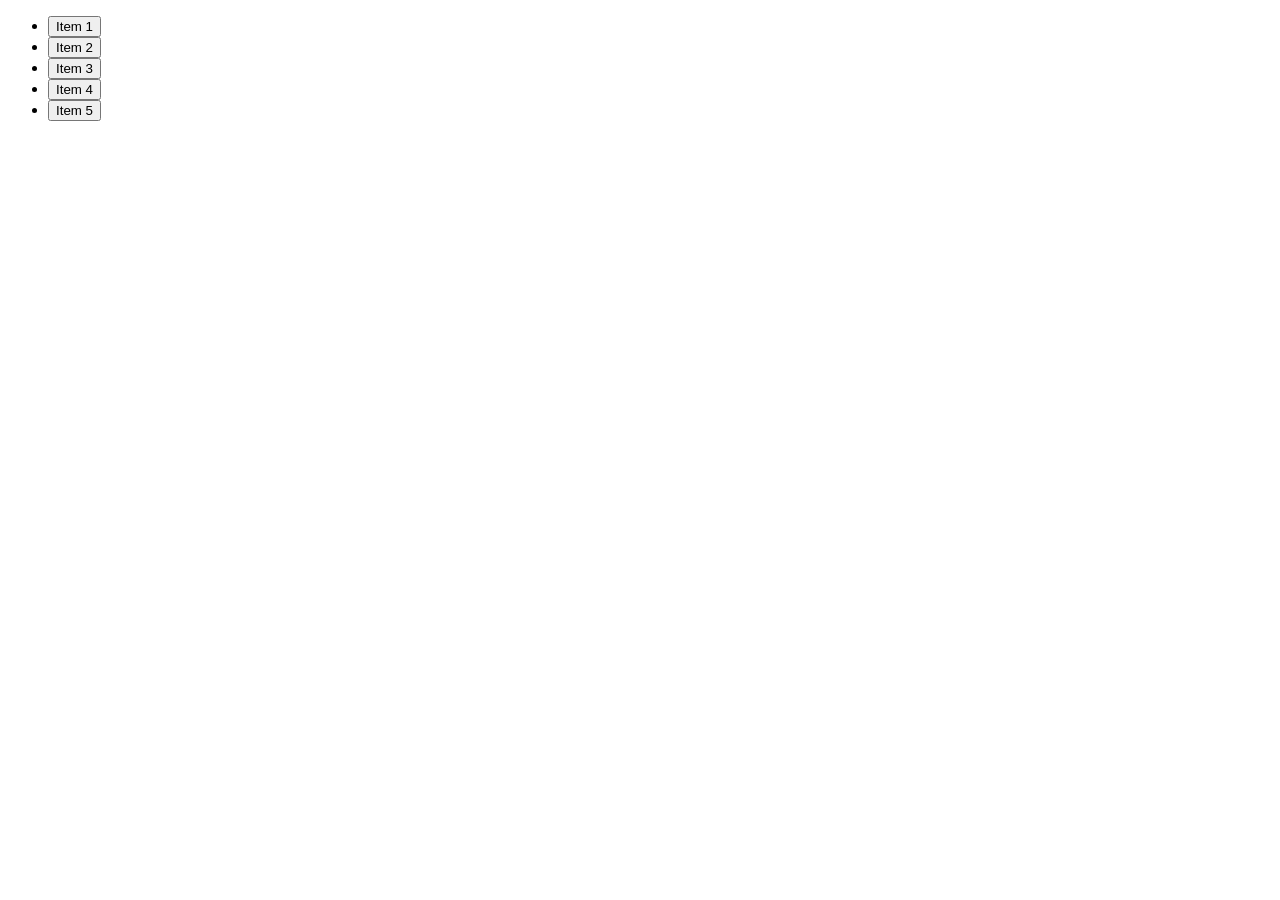
<file: node_modules/delegate/demo/delegate.html>
<!DOCTYPE html>
<html lang="en">
<head>
    <meta charset="UTF-8">
    <title>Delegate</title>
</head>
<body>
    <!-- 1. Write some markup -->
    <ul>
        <li><button>Item 1</button></li>
        <li><button>Item 2</button></li>
        <li><button>Item 3</button></li>
        <li><button>Item 4</button></li>
        <li><button>Item 5</button></li>
    </ul>

    <!-- 2. Include library -->
    <script src="../dist/delegate.js"></script>

    <!-- 3. Add event delegation -->
    <script>
    var ul = document.querySelector('ul');

    delegate(ul, 'button', 'click', function(e) {
        console.log(e.target);
    });
    </script>
</body>
</html>
</file>
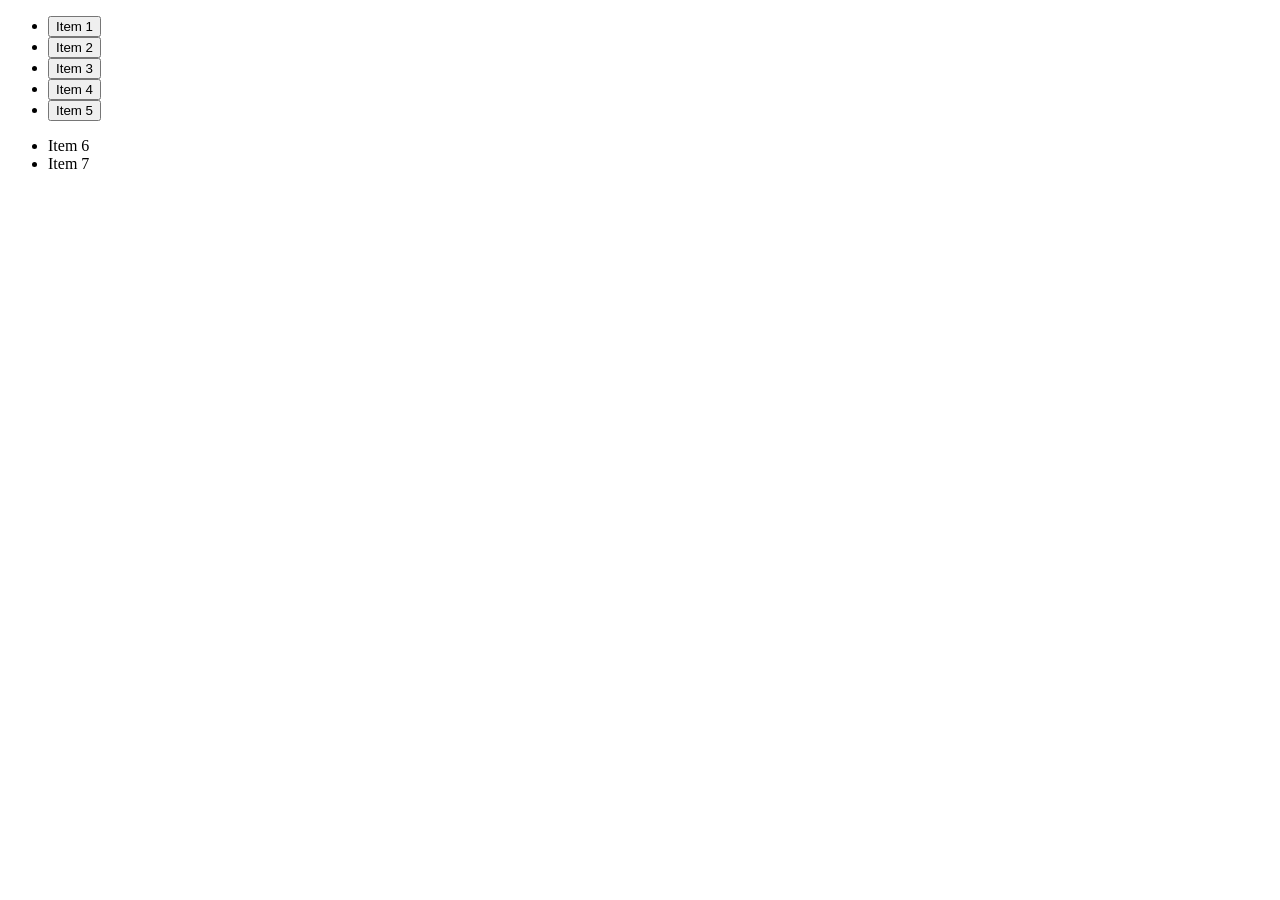
<file: node_modules/delegate/demo/multiple.html>
<!DOCTYPE html>
<html lang="en">
<head>
    <meta charset="UTF-8">
    <title>Delegate</title>
</head>
<body>
    <!-- 1. Write some markup -->
    <ul>
        <li><button>Item 1</button></li>
        <li><button>Item 2</button></li>
        <li><button>Item 3</button></li>
        <li><button>Item 4</button></li>
        <li><button>Item 5</button></li>
    </ul>
    <ul>
        <li><span>Item 6</span></li>
        <li><span>Item 7</span></li>
    </ul>

    <!-- 2. Include library -->
    <script src="../dist/delegate.js"></script>

    <!-- 3. Add event delegation -->
    <script>
    var ul = document.querySelector('ul');

    delegate(ul, 'button', 'click', function(e) {
        console.log(e.target);
    });

    delegate(document.body, 'span', 'click', function(e) {
        console.log(e.target);
    });
    </script>
</body>
</html>
</file>
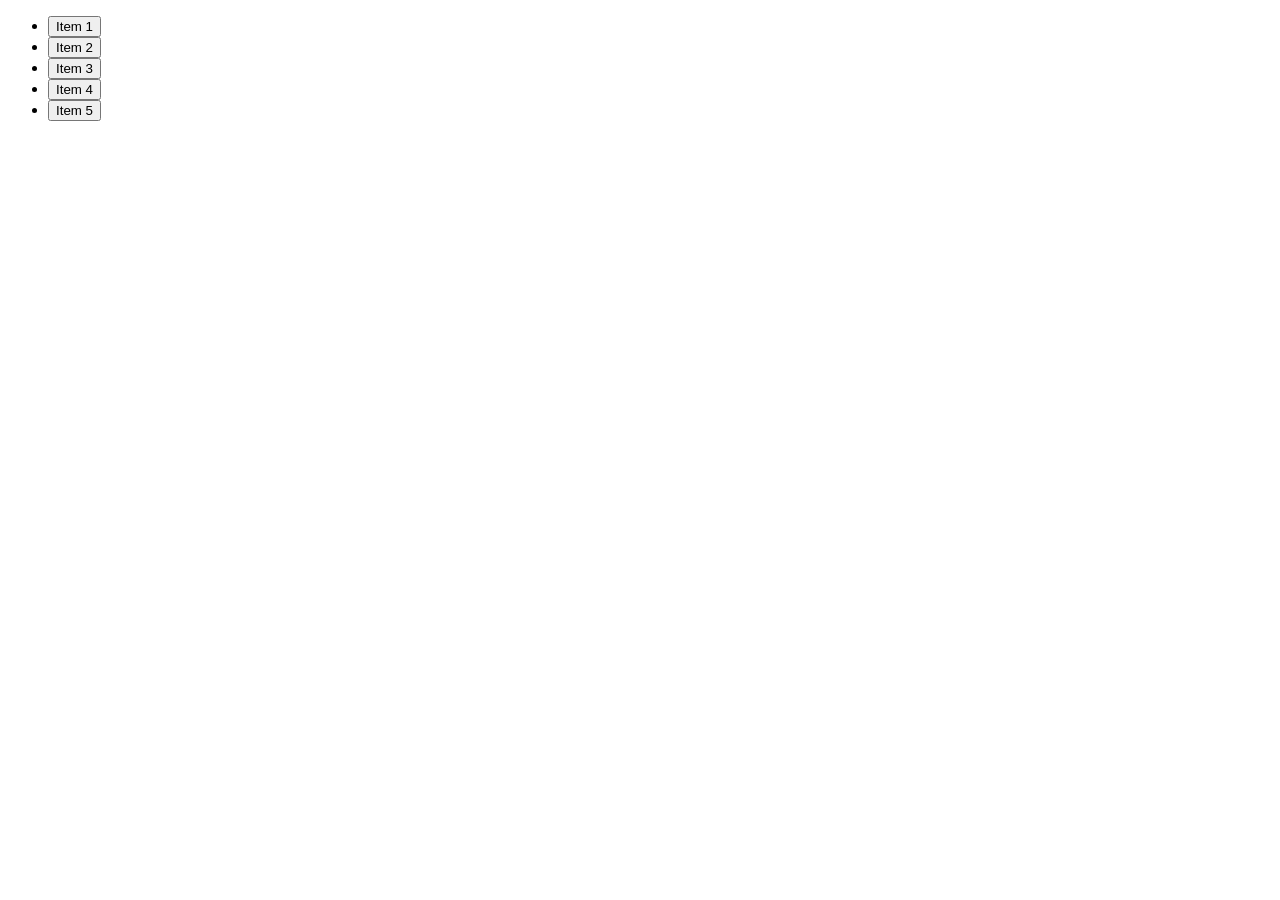
<file: node_modules/delegate/demo/undelegate.html>
<!DOCTYPE html>
<html lang="en">
<head>
    <meta charset="UTF-8">
    <title>Undelegate</title>
</head>
<body>
    <!-- 1. Write some markup -->
    <ul>
        <li><button>Item 1</button></li>
        <li><button>Item 2</button></li>
        <li><button>Item 3</button></li>
        <li><button>Item 4</button></li>
        <li><button>Item 5</button></li>
    </ul>

    <!-- 2. Include library -->
    <script src="../dist/delegate.js"></script>

    <!-- 3. Remove event delegation -->
    <script>
    var ul = document.querySelector('ul');

    var delegation = delegate(ul, 'li button', 'click', function(e) {
        console.log(e.target);
    });

    delegation.destroy();
    </script>
</body>
</html>
</file>
<file: style.css>
*{
    padding: 0;
    margin: 0;
    text-decoration: none;
    box-sizing: border-box;
    --ucsd-navy: rgb(25, 40, 77);
    --ucsd-gold: rgb(251, 203, 7);
}

body{
    font-family: Arial, Helvetica, sans-serif;
    color: var(--ucsd-navy);
    font-size: 1.3rem;
    max-width: 100vw;
    background: url("/images/white-background.png");
    background-repeat: none;
    background-size: cover;
}
h1{
    text-align: center;
    font-size: 6rem;
    margin: 3rem 1rem;
    letter-spacing: .2rem;
    padding-top: 3rem;
}

img.logo{
    margin: 1rem;
    height: 8vh;
    width: 50vh;
}
nav{
    display: flex;
    background: lightyellow;
    height: 11vh;
    width:  100vw;
    justify-content: space-between;
    align-items: center;
    position: fixed;
    top: 0;
    z-index: 10;
}

nav ul{
    float: right;
    margin-right: 1rem;
    height: 100%;
}

.header-nav{
    display: flex;
    align-items: center;
    margin: 1rem;
    padding-left: 1rem;
}
nav ul li{
    display: inline-block;
}

nav ul li a{
    display: flex;
    color: var(--ucsd-navy);
    font-size: 1.3rem;
    margin-right: 1vw;
    border-radius: 3px;
    text-transform: uppercase;
    font-weight: 600;
}

i:hover, nav ul li a.active, nav ul li a:hover{
    background:var(--ucsd-gold);
    transition: .5s;
}

.checkbtn{
    font-size: 4.5rem;
    color: var(--ucsd-navy);
    float: right;
    line-height: 80px;
    margin-right: 40px;
    cursor: pointer;
    display: none;
}
#check{
    display: none;
}

@media (max-width: 952px){
    img.logo{
        width: 40vh;
        padding-left: 1rem;
    }

    nav ul li a{
        font-size: 1rem;
    }
}

@media (max-width: 858px){
    .checkbtn{
        display: block;
    }
    ul{
        position: fixed;
        width: 100%;
        height: 100vh;
        top: 80px;
        left: -100%;
        text-align: center;
        transition: all .5s;
        background-color: var(--ucsd-navy);
    }

    nav ul li{
        display: block;
        margin: 5vh 40vw;
        line-height: 30px;
        align-items: center;
    }

    nav ul li a{
        font-size: 20px;
        color: lightyellow;
    }

    a:hover, a.active{
        background: none;
    }
    .college-header{
        display: flex;
        flex-direction: column;
    }
    .college-images{
        flex-direction: column;
        width: 100%;
    }
    .ci{
        margin-top: 20px;
        height: 50vh;
        width: 50vw !important;
    }
    h1{
        font-size: 3.5rem;
    }
    p{
        font-size: 1rem;
    }
}

.intro{
    background-image: url("images/campus-timeline.jpg");
    background-size: cover;
    background-repeat: no-repeat;
    margin-top: 10vh;
    height: 100vh;
    width: 100%;
}
.intro-text{
    background-color: rgba(255, 255, 255, 0.8);
    display: flex;
    margin: 0 20vw;
    letter-spacing: .1rem;
    line-height: 2rem;
    font-weight: bold;
    border-radius: 25px;
}
.college-name{
    font-size: 5rem;
    font-weight: bold;
}

.college-header{
    display: flex;
    margin-left: 4rem;
    margin-top: 10vh;
    scroll-margin-top: 7rem;
    justify-content: space-between;
}

.moto{
    font-size: 1.5rem;
    font-weight: 600;
}

.class-top{
    margin-top: 1rem;
    display: flex;
    flex-direction: column;
}

.college-logo{
    width: 20rem;
    height: 20rem;
    margin: 1rem 3rem 0 0;
}

.line{
    background-color:rgba(251, 203, 7, .8);
    width: 25vw;
    height: 2vh
}

.phil{
    margin-top: 1rem;
    width: 60vw;
    line-height: 2rem;
}

hr{
    margin: 2rem 0;
}

.ge-name{
    margin-top: 3rem;
    font-size: 2rem;
    font-weight: 500;
}

.ge-body{
    margin: .5rem 0;
    line-height: 1.7rem;
}
.ge-body > a, .phil > a, li > a{
    color: blue;
}
.ge-body > a:hover, .phil > a:hover, li > a:hover{
    background-color: none;
    text-decoration: underline;
}
ul {
    list-style-type: circle;
}
.ge-container{
    margin-top: 1rem;
    margin-right: 2rem;
    padding: 1.5rem;
    background-color: rgba(236, 235, 235, 0.8);
    border-radius: 25px;
    border: 1px solid black;
}


.contact-section{
    background: url("images/fallen-star-ucsd.jpg") no-repeat center;
    background-size: cover;
    padding: 40px 0;
    height: 100vh;
    width: 100vw;

}

.contact-section h1{
    font-size: 4rem;
}

.border{
    width: 100px;
    height: 10px;
    background: #34495e;
    margin: 1rem auto;
}

.contact-form{
    max-width: 600px;
    margin: auto;
    padding: 0 10px;
    overflow: hidden;
}

.contact-form-text{
    display: block;
    width: 100%;
    box-sizing: border-box;
    margin: 16px 0;
    border: 0;
    background: rgb(235, 204, 84);
    padding: 20px 40px;
    outline: none;
    color: var(--ucsd-navy);
    transition: 0.5s;
}

.contact-form-text:hover{
    box-shadow: 0 0 10px 4px #34495e;
}

textarea.contact-form-text{
    resize: none;
    height: 10rem;
}

.contact-form-btn{
    float: right;
    border: 0;
    background: var(--ucsd-navy);
    color: var(--ucsd-gold);
    padding: 12px 50px;
    border-radius: 20px;
    cursor: pointer;
    transition: 0.5s;
}

.contact-form-btn:hover{
    background: #2980b9;
}

.transition-fade{
    opacity: 1;
    transition: 500ms;
    transform: translateX(0);
    transform-origin: left;
}

html.is-animating .transition-fade{
    opacity: 1;
    transform: translateX(100%);
}

html.is-leaving .transition-fade{
    opacity: 0;
    transform: translateX(0);
}

.college-images{
    display: flex;
    justify-content: space-between;
}

.ci{
    width: 35vw;
}

@media (max-width: 550px){
    .logo {
        display: none;
    }
    .college-name{
        font-size: 20vw;
    }
    .college-logo{
        width: 70vw;
        height: 50vh;
    }
}

@media (max-width: 700px){
    .intro{
        height: 100%;
    }
}
</file>
